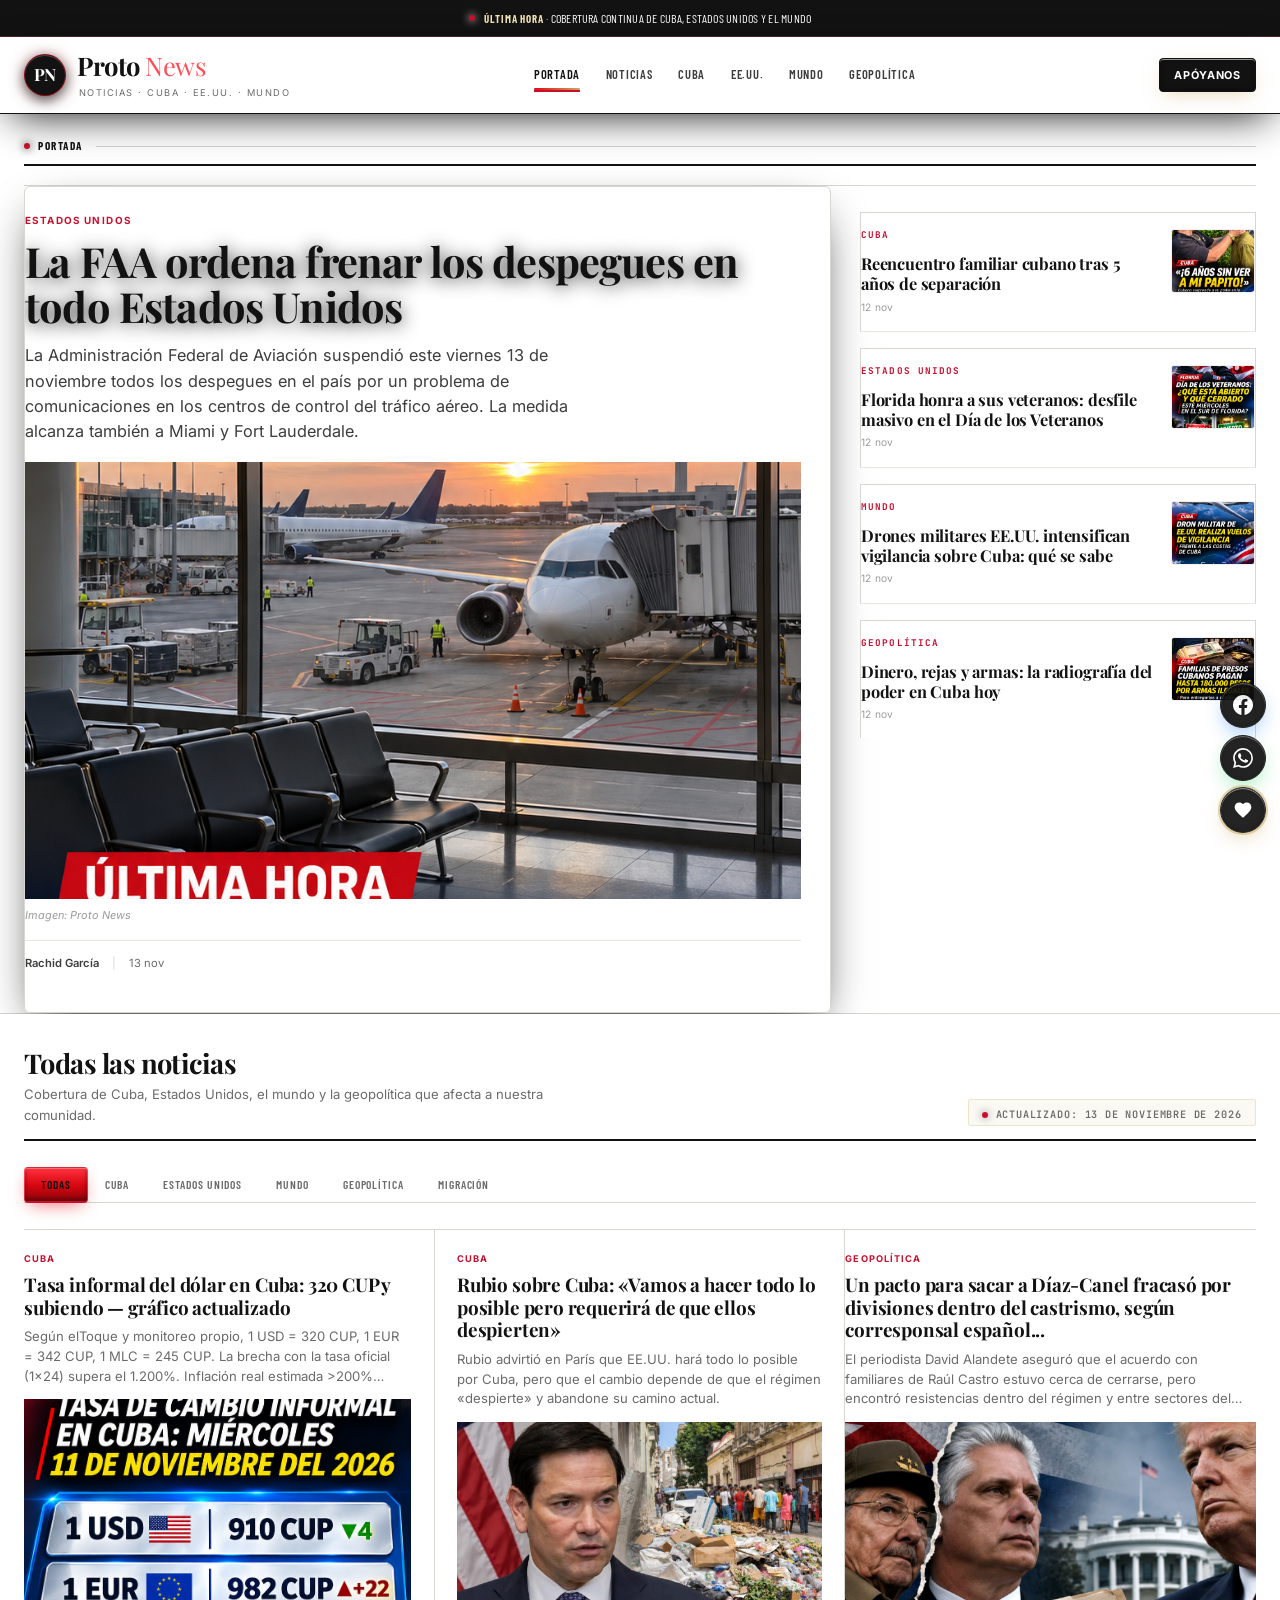
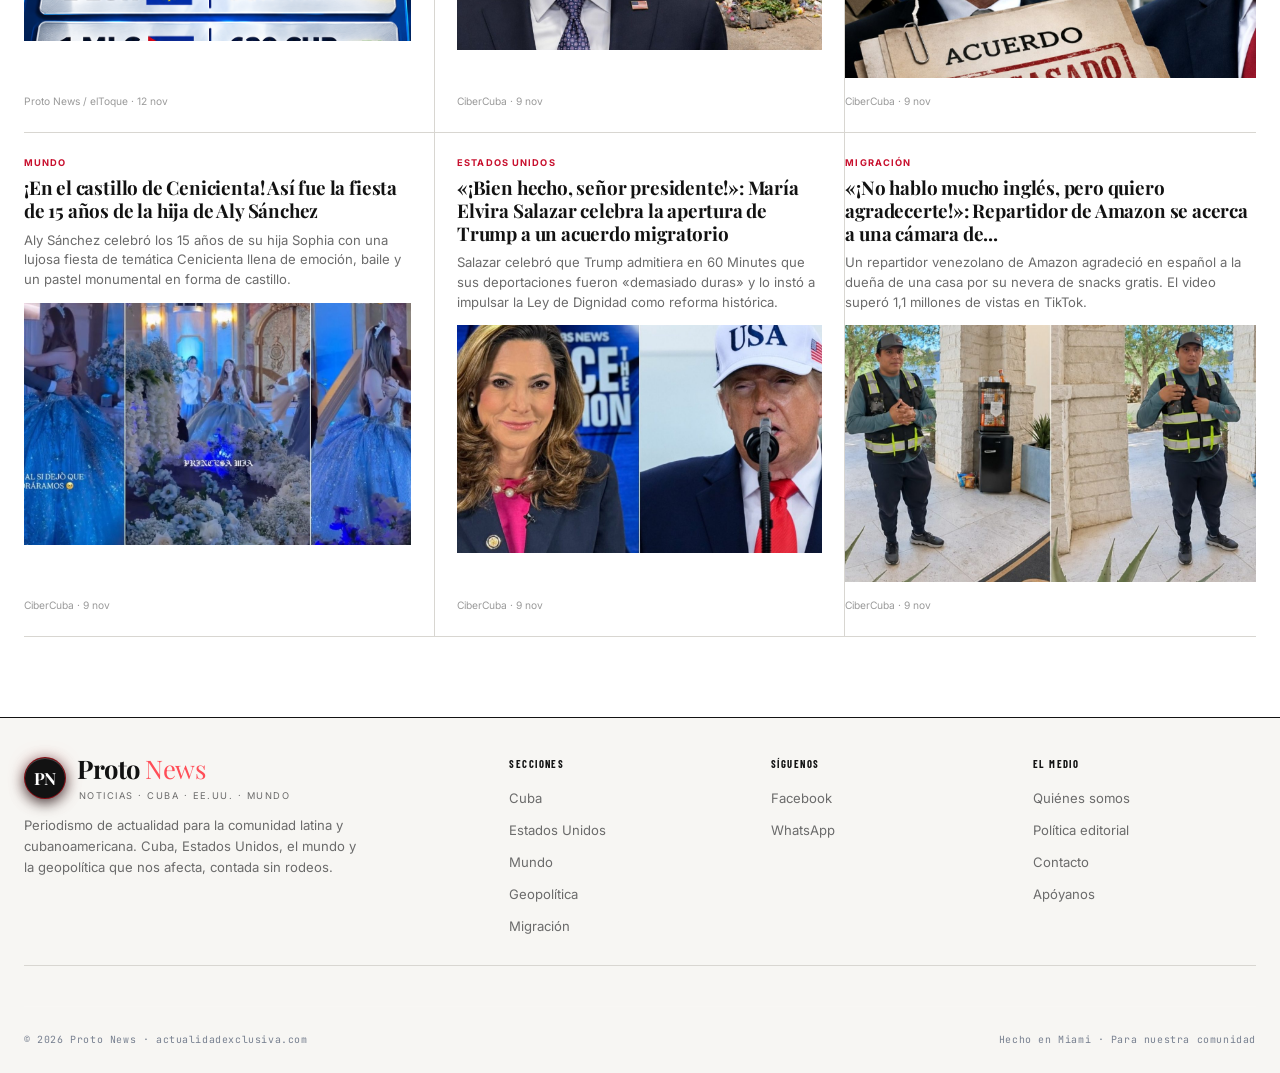
<file: index.html>
<!doctype html>
<html lang="es">
<head>
<meta charset="utf-8">
<meta name="viewport" content="width=device-width, initial-scale=1">
<title>Proto News — Noticias de Cuba, EE.UU. y el mundo</title>
<meta name="description" content="Noticias de Cuba, Estados Unidos y el mundo. Geopolítica, migración y actualidad para la comunidad latina y cubanoamericana de Miami. Proto News con Rachid García.">
<meta name="theme-color" content="#E50914">
<meta name="author" content="Proto News">
<link rel="canonical" href="https://actualidadexclusiva.com/">

<!-- Open Graph (Facebook) -->
<meta property="og:type" content="website">
<meta property="og:site_name" content="Proto News">
<meta property="og:title" content="Proto News — Noticias de Cuba, EE.UU. y el mundo">
<meta property="og:description" content="Geopolítica, migración y actualidad para la comunidad latina y cubanoamericana de Miami.">
<meta property="og:url" content="https://actualidadexclusiva.com/">
<meta property="og:image" content="https://actualidadexclusiva.com/assets/img/og-portada.jpg">
<meta property="og:locale" content="es_US">

<!-- Twitter -->
<meta name="twitter:card" content="summary_large_image">
<meta name="twitter:title" content="Proto News">
<meta name="twitter:description" content="Noticias de Cuba, EE.UU. y el mundo.">

<link rel="icon" href="assets/img/favicon.svg" type="image/svg+xml">
<link rel="preconnect" href="https://fonts.googleapis.com">
<link rel="preconnect" href="https://fonts.gstatic.com" crossorigin>
<link href="https://fonts.googleapis.com/css2?family=Playfair+Display:wght@400;500;600;700;800;900&family=Cinzel:wght@400;500;600;700;800;900&family=Barlow+Condensed:wght@300;400;500;600;700;800&family=Inter:wght@300;400;500;600;700&family=JetBrains+Mono:wght@300;400;500;700&display=swap" rel="stylesheet">

<link rel="stylesheet" href="assets/css/sistema.css">
<link rel="stylesheet" href="assets/css/interfaz.css">
<link rel="stylesheet" href="assets/css/bloomberg.css">

<script type="application/ld+json">
{
  "@context": "https://schema.org",
  "@type": "NewsMediaOrganization",
  "name": "Proto News",
  "url": "https://actualidadexclusiva.com",
  "description": "Noticias de Cuba, Estados Unidos y el mundo para la comunidad latina y cubanoamericana de Miami.",
  "founder": { "@type": "Person", "name": "Rachid García" }
}
</script>
<link rel="stylesheet" href="assets/css/aviso.css">
</head>
<body>

<!-- ============================================================
     BARRA DE ALERTA
     ============================================================ -->
<div class="barra-alerta">
  <div class="barra-alerta-in">
    <span class="punto punto-vivo"></span>
    <span><strong>Última hora</strong> · Cobertura continua de Cuba, Estados Unidos y el mundo</span>
  </div>
</div>

<!-- ============================================================
     CABECERA
     ============================================================ -->
<header class="cabecera">
  <div class="cabecera-in">

    <a class="marca" href="index.html" aria-label="Proto News, inicio">
      <span class="marca-sello" aria-hidden="true">PN</span>
      <span class="marca-texto">
        <span class="marca-nombre">Proto <em>News</em></span>
        <span class="marca-sub">Noticias · Cuba · EE.UU. · Mundo</span>
      </span>
    </a>

    <nav class="nav" aria-label="Navegación principal">
      <a href="index.html" class="activo">Portada</a>
      <a href="index.html#noticias">Noticias</a>
      <a href="index.html?cat=cuba">Cuba</a>
      <a href="index.html?cat=eeuu">EE.UU.</a>
      <a href="index.html?cat=mundo">Mundo</a>
      <a href="index.html?cat=geopolitica">Geopolítica</a>
    </nav>

    <div class="cabecera-acciones">
      <a id="enlace-donar" class="btn btn-oro btn-sm" href="#" target="_blank" rel="noopener">Apóyanos</a>
      <button class="menu-btn" aria-label="Abrir menú" aria-expanded="false">
        <span></span>
      </button>
    </div>

  </div>
</header>

<main>

  <!-- ============================================================
       PORTADA
       ============================================================ -->
  <section class="portada">
    <div class="contenedor-ancho">

      <div class="cinta">
        <span class="cinta-titulo"><span class="punto punto-vivo"></span> Portada</span>
        <span class="cinta-linea"></span>
      </div>

      <div class="rejilla-portada">
        <div id="destacada">
          <!-- Se rellena desde datos/noticias.json -->
          <div class="placa" style="padding:2rem;border-radius:6px;min-height:460px;display:grid;place-items:center">
            <p style="color:#767F8F;font-family:'JetBrains Mono',monospace;font-size:.75rem;letter-spacing:.2em">CARGANDO NOTICIAS…</p>
          </div>
        </div>

        <aside class="lateral" id="lateral" aria-label="Más noticias">
          <!-- Se rellena desde datos/noticias.json -->
        </aside>
      </div>

    </div>
  </section>

  <!-- ============================================================
       REJILLA DE NOTICIAS
       ============================================================ -->
  <section class="seccion" id="noticias">
    <div class="contenedor-ancho">

      <div class="seccion-cabecera">
        <div>
          <h2 class="seccion-titulo">Todas las noticias</h2>
          <p class="seccion-sub">Cobertura de Cuba, Estados Unidos, el mundo y la geopolítica que afecta a nuestra comunidad.</p>
        </div>
        <span class="etiqueta etiqueta-oro">
          <span class="punto"></span>
          Actualizado: <span id="actualizado">hoy</span>
        </span>
      </div>

      <div class="filtros" id="filtros" role="group" aria-label="Filtrar por categoría">
        <button class="filtro activo" data-filtro="todas">Todas</button>
      </div>

      <div class="rejilla" id="rejilla">
        <!-- Se rellena desde datos/noticias.json -->
      </div>

    </div>
  </section>

</main>

<!-- ============================================================
     PIE
     ============================================================ -->
<footer class="pie">
  <div class="contenedor-ancho">

    <div class="pie-rejilla">

      <div>
        <div class="pie-marca">
          <span class="marca-sello" aria-hidden="true">PN</span>
          <span class="marca-texto">
            <span class="marca-nombre">Proto <em>News</em></span>
            <span class="marca-sub">Noticias · Cuba · EE.UU. · Mundo</span>
          </span>
        </div>
        <p class="pie-texto">
          Periodismo de actualidad para la comunidad latina y cubanoamericana.
          Cuba, Estados Unidos, el mundo y la geopolítica que nos afecta, contada sin rodeos.
        </p>
      </div>

      <div>
        <h3 class="pie-titulo">Secciones</h3>
        <ul class="pie-lista">
          <li><a href="index.html?cat=cuba">Cuba</a></li>
          <li><a href="index.html?cat=eeuu">Estados Unidos</a></li>
          <li><a href="index.html?cat=mundo">Mundo</a></li>
          <li><a href="index.html?cat=geopolitica">Geopolítica</a></li>
          <li><a href="index.html?cat=migracion">Migración</a></li>
        </ul>
      </div>

      <div>
        <h3 class="pie-titulo">Síguenos</h3>
        <ul class="pie-lista">
          <li><a id="enlace-facebook" href="#" target="_blank" rel="noopener">Facebook</a></li>
          <li><a id="enlace-whatsapp" href="#" target="_blank" rel="noopener">WhatsApp</a></li>
        </ul>
      </div>

      <div>
        <h3 class="pie-titulo">El medio</h3>
        <ul class="pie-lista">
          <li><a href="#">Quiénes somos</a></li>
          <li><a href="#">Política editorial</a></li>
          <li><a href="#">Contacto</a></li>
          <li><a id="enlace-donar-pie" href="#" target="_blank" rel="noopener">Apóyanos</a></li>
        </ul>
      </div>

    </div>

    <div class="pie-base">
      <span>© <span id="anio">2026</span> Proto News · actualidadexclusiva.com</span>
      <span>Hecho en Miami · Para nuestra comunidad</span>
    </div>

  </div>
</footer>

<!-- ============================================================
     BOTONES FLOTANTES
     ============================================================ -->
<div class="flotantes" aria-label="Acciones rápidas">

  <a id="enlace-facebook-flotante" class="flotante flotante-facebook" href="#" target="_blank" rel="noopener" aria-label="Síguenos en Facebook">
    <span class="flotante-etiqueta">Facebook</span>
    <svg viewBox="0 0 24 24" aria-hidden="true"><path d="M24 12.073c0-6.627-5.373-12-12-12s-12 5.373-12 12c0 5.99 4.388 10.954 10.125 11.854v-8.385H7.078v-3.47h3.047V9.43c0-3.007 1.792-4.669 4.533-4.669 1.312 0 2.686.235 2.686.235v2.953H15.83c-1.491 0-1.956.925-1.956 1.874v2.25h3.328l-.532 3.47h-2.796v8.385C19.612 23.027 24 18.062 24 12.073z"/></svg>
  </a>

  <a id="enlace-whatsapp-flotante" class="flotante flotante-whatsapp" href="#" target="_blank" rel="noopener" aria-label="Escríbenos por WhatsApp">
    <span class="flotante-etiqueta">WhatsApp</span>
    <svg viewBox="0 0 24 24" aria-hidden="true"><path d="M17.472 14.382c-.297-.149-1.758-.867-2.03-.967-.273-.099-.471-.148-.67.15-.197.297-.767.966-.94 1.164-.173.199-.347.223-.644.075-.297-.15-1.255-.463-2.39-1.475-.883-.788-1.48-1.761-1.653-2.059-.173-.297-.018-.458.13-.606.134-.133.298-.347.446-.52.149-.174.198-.298.298-.497.099-.198.05-.371-.025-.52-.075-.149-.669-1.612-.916-2.207-.242-.579-.487-.5-.669-.51-.173-.008-.371-.01-.57-.01-.198 0-.52.074-.792.372-.272.297-1.04 1.016-1.04 2.479 0 1.462 1.065 2.875 1.213 3.074.149.198 2.096 3.2 5.077 4.487.709.306 1.262.489 1.694.625.712.227 1.36.195 1.871.118.571-.085 1.758-.719 2.006-1.413.248-.694.248-1.289.173-1.413-.074-.124-.272-.198-.57-.347m-5.421 7.403h-.004a9.87 9.87 0 01-5.031-1.378l-.361-.214-3.741.982.998-3.648-.235-.374a9.86 9.86 0 01-1.51-5.26c.001-5.45 4.436-9.884 9.888-9.884 2.64 0 5.122 1.03 6.988 2.898a9.825 9.825 0 012.893 6.994c-.003 5.45-4.437 9.884-9.885 9.884m8.413-18.297A11.815 11.815 0 0012.05 0C5.495 0 .16 5.335.157 11.892c0 2.096.547 4.142 1.588 5.945L.057 24l6.305-1.654a11.882 11.882 0 005.683 1.448h.005c6.554 0 11.89-5.335 11.893-11.893a11.821 11.821 0 00-3.48-8.413z"/></svg>
  </a>
<a id="enlace-donar-flotante" class="flotante flotante-donar" href="#" target="_blank" rel="noopener" aria-label="Apoya el proyecto">
    <span class="flotante-etiqueta">Apóyanos</span>
    <svg viewBox="0 0 24 24" aria-hidden="true"><path d="M12 21.35l-1.45-1.32C5.4 15.36 2 12.28 2 8.5 2 5.42 4.42 3 7.5 3c1.74 0 3.41.81 4.5 2.09C13.09 3.81 14.76 3 16.5 3 19.58 3 22 5.42 22 8.5c0 3.78-3.4 6.86-8.55 11.54L12 21.35z"/></svg>
  </a>

  <button class="flotante flotante-arriba" id="btn-arriba" aria-label="Volver arriba">
    <svg viewBox="0 0 24 24" aria-hidden="true"><path d="M12 4l-8 8h5v8h6v-8h5z"/></svg>
  </button>

</div>

<script src="assets/js/sitio.js"></script>
<script>
/* --- Botón volver arriba --- */
(function(){
  var btn = document.getElementById('btn-arriba');
  if(!btn) return;
  window.addEventListener('scroll', function(){
    if(window.scrollY > 600){ btn.classList.add('visible'); }
    else { btn.classList.remove('visible'); }
  }, {passive:true});
  btn.addEventListener('click', function(){
    window.scrollTo({top:0, behavior:'smooth'});
  });
})();

/* --- Enlace de donar del pie --- */
(function(){
  var a = document.getElementById('enlace-donar');
  var b = document.getElementById('enlace-donar-pie');
  if(a && b){
    var obs = new MutationObserver(function(){
      if(a.getAttribute('href') && a.getAttribute('href') !== '#'){
        b.setAttribute('href', a.getAttribute('href'));
      }
    });
    obs.observe(a, {attributes:true, attributeFilter:['href']});
  }
})();
</script>

<script src="assets/js/aviso.js"></script>
</body>
</html>
</file>
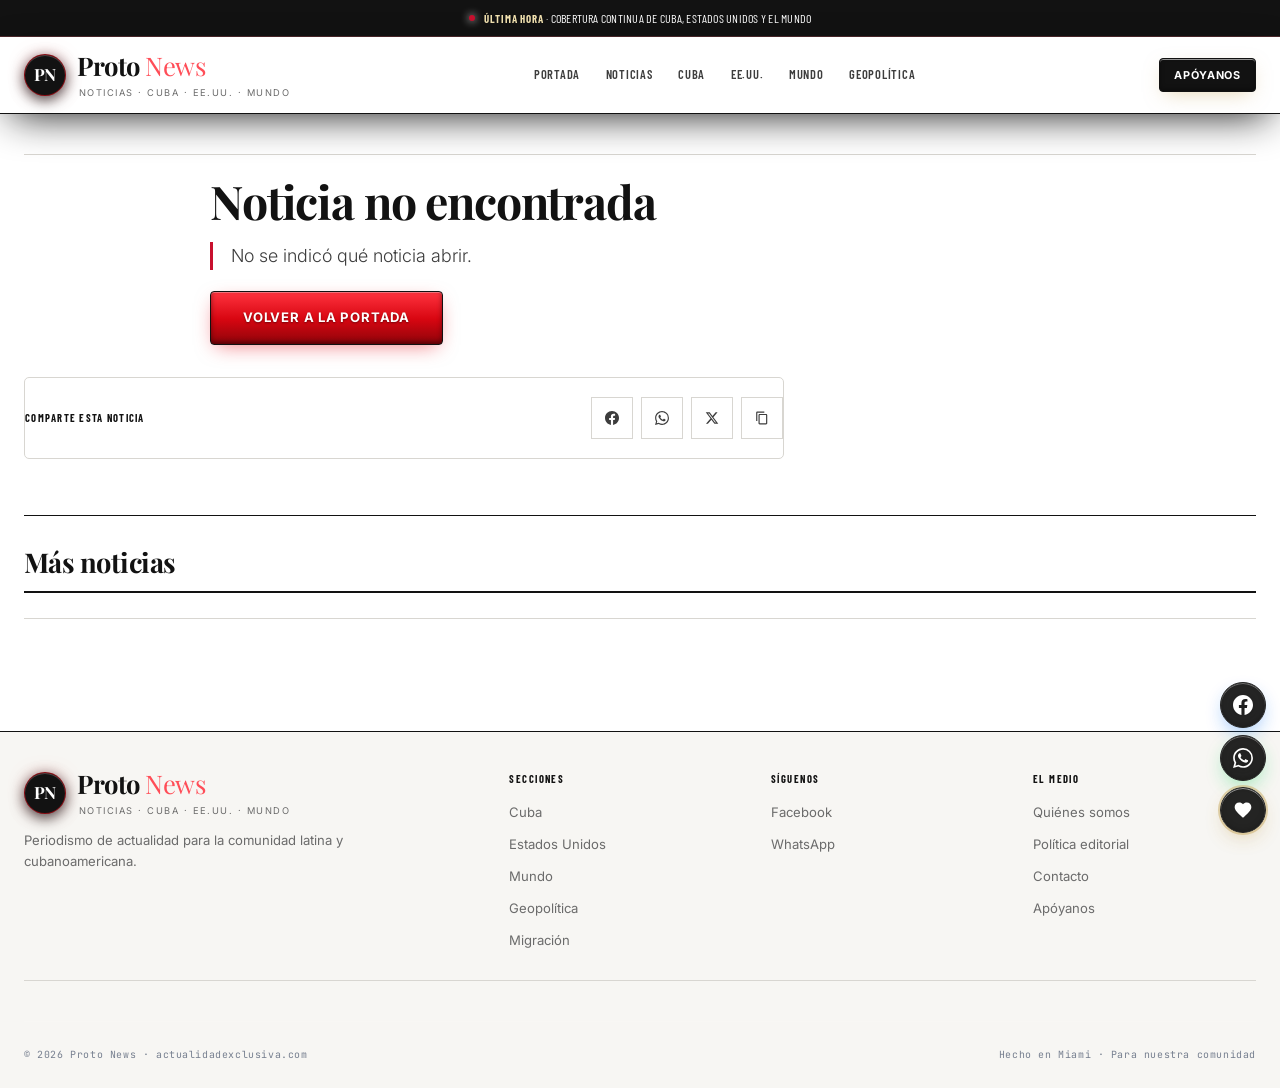
<file: noticia.html>
<!doctype html>
<html lang="es">
<head>
<meta charset="utf-8">
<meta name="viewport" content="width=device-width, initial-scale=1">
<title>Noticia — Proto News</title>
<meta name="description" content="Noticias de Cuba, Estados Unidos y el mundo en Proto News.">
<meta name="theme-color" content="#E50914">
<link rel="canonical" href="https://actualidadexclusiva.com/">

<meta property="og:type" content="article">
<meta property="og:site_name" content="Proto News">
<meta property="og:title" content="Proto News">
<meta property="og:description" content="Noticias de Cuba, EE.UU. y el mundo.">
<meta property="og:url" content="https://actualidadexclusiva.com/">
<meta property="og:image" content="https://actualidadexclusiva.com/assets/img/og-portada.jpg">
<meta property="og:locale" content="es_US">

<meta name="twitter:card" content="summary_large_image">

<link rel="icon" href="assets/img/favicon.svg" type="image/svg+xml">
<link rel="preconnect" href="https://fonts.googleapis.com">
<link rel="preconnect" href="https://fonts.gstatic.com" crossorigin>
<link href="https://fonts.googleapis.com/css2?family=Playfair+Display:wght@400;500;600;700;800;900&family=Cinzel:wght@400;500;600;700;800;900&family=Barlow+Condensed:wght@300;400;500;600;700;800&family=Inter:wght@300;400;500;600;700&family=JetBrains+Mono:wght@300;400;500;700&display=swap" rel="stylesheet">

<link rel="stylesheet" href="assets/css/sistema.css">
<link rel="stylesheet" href="assets/css/interfaz.css">
<link rel="stylesheet" href="assets/css/articulo.css">
<link rel="stylesheet" href="assets/css/bloomberg.css">
<link rel="stylesheet" href="assets/css/aviso.css">
</head>
<body>

<div class="barra-alerta">
  <div class="barra-alerta-in">
    <span class="punto punto-vivo"></span>
    <span><strong>Última hora</strong> · Cobertura continua de Cuba, Estados Unidos y el mundo</span>
  </div>
</div>

<header class="cabecera">
  <div class="cabecera-in">
    <a class="marca" href="index.html" aria-label="Proto News, inicio">
      <span class="marca-sello" aria-hidden="true">PN</span>
      <span class="marca-texto">
        <span class="marca-nombre">Proto <em>News</em></span>
        <span class="marca-sub">Noticias · Cuba · EE.UU. · Mundo</span>
      </span>
    </a>

    <nav class="nav" aria-label="Navegación principal">
      <a href="index.html">Portada</a>
      <a href="index.html#noticias">Noticias</a>
      <a href="index.html?cat=cuba">Cuba</a>
      <a href="index.html?cat=eeuu">EE.UU.</a>
      <a href="index.html?cat=mundo">Mundo</a>
      <a href="index.html?cat=geopolitica">Geopolítica</a>
    </nav>

    <div class="cabecera-acciones">
      <a id="enlace-donar" class="btn btn-oro btn-sm" href="#" target="_blank" rel="noopener">Apóyanos</a>
      <button class="menu-btn" aria-label="Abrir menú" aria-expanded="false"><span></span></button>
    </div>
  </div>
</header>

<main>
  <article class="articulo">
    <div class="contenedor-ancho">

      <nav class="migas" id="migas" aria-label="Ruta de navegación"></nav>

      <header class="articulo-cabecera" id="articulo-cabecera">
        <p style="color:#767F8F;font-family:'JetBrains Mono',monospace;font-size:.75rem;letter-spacing:.2em">CARGANDO…</p>
      </header>

      <figure class="articulo-figura" id="articulo-figura"></figure>

      <div class="articulo-cuerpo" id="articulo-cuerpo"></div>

      <div class="compartir">
        <span class="compartir-titulo">Comparte esta noticia</span>
        <div class="compartir-botones">
          <a id="compartir-facebook" class="compartir-btn" href="#" target="_blank" rel="noopener" aria-label="Compartir en Facebook">
            <svg viewBox="0 0 24 24"><path d="M24 12.073c0-6.627-5.373-12-12-12s-12 5.373-12 12c0 5.99 4.388 10.954 10.125 11.854v-8.385H7.078v-3.47h3.047V9.43c0-3.007 1.792-4.669 4.533-4.669 1.312 0 2.686.235 2.686.235v2.953H15.83c-1.491 0-1.956.925-1.956 1.874v2.25h3.328l-.532 3.47h-2.796v8.385C19.612 23.027 24 18.062 24 12.073z"/></svg>
          </a>
          <a id="compartir-whatsapp" class="compartir-btn" href="#" target="_blank" rel="noopener" aria-label="Compartir por WhatsApp">
            <svg viewBox="0 0 24 24"><path d="M17.472 14.382c-.297-.149-1.758-.867-2.03-.967-.273-.099-.471-.148-.67.15-.197.297-.767.966-.94 1.164-.173.199-.347.223-.644.075-.297-.15-1.255-.463-2.39-1.475-.883-.788-1.48-1.761-1.653-2.059-.173-.297-.018-.458.13-.606.134-.133.298-.347.446-.52.149-.174.198-.298.298-.497.099-.198.05-.371-.025-.52-.075-.149-.669-1.612-.916-2.207-.242-.579-.487-.5-.669-.51-.173-.008-.371-.01-.57-.01-.198 0-.52.074-.792.372-.272.297-1.04 1.016-1.04 2.479 0 1.462 1.065 2.875 1.213 3.074.149.198 2.096 3.2 5.077 4.487.709.306 1.262.489 1.694.625.712.227 1.36.195 1.871.118.571-.085 1.758-.719 2.006-1.413.248-.694.248-1.289.173-1.413-.074-.124-.272-.198-.57-.347m-5.421 7.403h-.004a9.87 9.87 0 01-5.031-1.378l-.361-.214-3.741.982.998-3.648-.235-.374a9.86 9.86 0 01-1.51-5.26c.001-5.45 4.436-9.884 9.888-9.884 2.64 0 5.122 1.03 6.988 2.898a9.825 9.825 0 012.893 6.994c-.003 5.45-4.437 9.884-9.885 9.884m8.413-18.297A11.815 11.815 0 0012.05 0C5.495 0 .16 5.335.157 11.892c0 2.096.547 4.142 1.588 5.945L.057 24l6.305-1.654a11.882 11.882 0 005.683 1.448h.005c6.554 0 11.89-5.335 11.893-11.893a11.821 11.821 0 00-3.48-8.413z"/></svg>
          </a>
<a id="compartir-x" class="compartir-btn" href="#" target="_blank" rel="noopener" aria-label="Compartir en X">
            <svg viewBox="0 0 24 24"><path d="M18.244 2.25h3.308l-7.227 8.26 8.502 11.24H16.17l-5.214-6.817L4.99 21.75H1.68l7.73-8.835L1.254 2.25H8.08l4.713 6.231zm-1.161 17.52h1.833L7.084 4.126H5.117z"/></svg>
          </a>
          <button id="compartir-copiar" class="compartir-btn" aria-label="Copiar enlace" title="Copiar enlace">
            <svg viewBox="0 0 24 24"><path d="M16 1H4c-1.1 0-2 .9-2 2v14h2V3h12V1zm3 4H8c-1.1 0-2 .9-2 2v14c0 1.1.9 2 2 2h11c1.1 0 2-.9 2-2V7c0-1.1-.9-2-2-2zm0 16H8V7h11v14z"/></svg>
          </button>
        </div>
      </div>

      <section class="relacionadas">
        <div class="seccion-cabecera">
          <h2 class="seccion-titulo">Más noticias</h2>
        </div>
        <div class="rejilla" id="relacionadas"></div>
      </section>

    </div>
  </article>
</main>

<footer class="pie">
  <div class="contenedor-ancho">
    <div class="pie-rejilla">
      <div>
        <div class="pie-marca">
          <span class="marca-sello" aria-hidden="true">PN</span>
          <span class="marca-texto">
            <span class="marca-nombre">Proto <em>News</em></span>
            <span class="marca-sub">Noticias · Cuba · EE.UU. · Mundo</span>
          </span>
        </div>
        <p class="pie-texto">Periodismo de actualidad para la comunidad latina y cubanoamericana.</p>
      </div>
      <div>
        <h3 class="pie-titulo">Secciones</h3>
        <ul class="pie-lista">
          <li><a href="index.html?cat=cuba">Cuba</a></li>
          <li><a href="index.html?cat=eeuu">Estados Unidos</a></li>
          <li><a href="index.html?cat=mundo">Mundo</a></li>
          <li><a href="index.html?cat=geopolitica">Geopolítica</a></li>
          <li><a href="index.html?cat=migracion">Migración</a></li>
        </ul>
      </div>
      <div>
        <h3 class="pie-titulo">Síguenos</h3>
        <ul class="pie-lista">
          <li><a id="enlace-facebook" href="#" target="_blank" rel="noopener">Facebook</a></li>
          <li><a id="enlace-whatsapp" href="#" target="_blank" rel="noopener">WhatsApp</a></li>
        </ul>
      </div>
      <div>
        <h3 class="pie-titulo">El medio</h3>
        <ul class="pie-lista">
          <li><a href="#">Quiénes somos</a></li>
          <li><a href="#">Política editorial</a></li>
          <li><a href="#">Contacto</a></li>
          <li><a id="enlace-donar-pie" href="#" target="_blank" rel="noopener">Apóyanos</a></li>
        </ul>
      </div>
    </div>
    <div class="pie-base">
      <span>© <span id="anio">2026</span> Proto News · actualidadexclusiva.com</span>
      <span>Hecho en Miami · Para nuestra comunidad</span>
    </div>
  </div>
</footer>

<div class="flotantes" aria-label="Acciones rápidas">
  <a id="enlace-facebook-flotante" class="flotante flotante-facebook" href="#" target="_blank" rel="noopener" aria-label="Síguenos en Facebook">
    <span class="flotante-etiqueta">Facebook</span>
    <svg viewBox="0 0 24 24" aria-hidden="true"><path d="M24 12.073c0-6.627-5.373-12-12-12s-12 5.373-12 12c0 5.99 4.388 10.954 10.125 11.854v-8.385H7.078v-3.47h3.047V9.43c0-3.007 1.792-4.669 4.533-4.669 1.312 0 2.686.235 2.686.235v2.953H15.83c-1.491 0-1.956.925-1.956 1.874v2.25h3.328l-.532 3.47h-2.796v8.385C19.612 23.027 24 18.062 24 12.073z"/></svg>
  </a>
  <a id="enlace-whatsapp-flotante" class="flotante flotante-whatsapp" href="#" target="_blank" rel="noopener" aria-label="Escríbenos por WhatsApp">
    <span class="flotante-etiqueta">WhatsApp</span>
    <svg viewBox="0 0 24 24" aria-hidden="true"><path d="M17.472 14.382c-.297-.149-1.758-.867-2.03-.967-.273-.099-.471-.148-.67.15-.197.297-.767.966-.94 1.164-.173.199-.347.223-.644.075-.297-.15-1.255-.463-2.39-1.475-.883-.788-1.48-1.761-1.653-2.059-.173-.297-.018-.458.13-.606.134-.133.298-.347.446-.52.149-.174.198-.298.298-.497.099-.198.05-.371-.025-.52-.075-.149-.669-1.612-.916-2.207-.242-.579-.487-.5-.669-.51-.173-.008-.371-.01-.57-.01-.198 0-.52.074-.792.372-.272.297-1.04 1.016-1.04 2.479 0 1.462 1.065 2.875 1.213 3.074.149.198 2.096 3.2 5.077 4.487.709.306 1.262.489 1.694.625.712.227 1.36.195 1.871.118.571-.085 1.758-.719 2.006-1.413.248-.694.248-1.289.173-1.413-.074-.124-.272-.198-.57-.347m-5.421 7.403h-.004a9.87 9.87 0 01-5.031-1.378l-.361-.214-3.741.982.998-3.648-.235-.374a9.86 9.86 0 01-1.51-5.26c.001-5.45 4.436-9.884 9.888-9.884 2.64 0 5.122 1.03 6.988 2.898a9.825 9.825 0 012.893 6.994c-.003 5.45-4.437 9.884-9.885 9.884m8.413-18.297A11.815 11.815 0 0012.05 0C5.495 0 .16 5.335.157 11.892c0 2.096.547 4.142 1.588 5.945L.057 24l6.305-1.654a11.882 11.882 0 005.683 1.448h.005c6.554 0 11.89-5.335 11.893-11.893a11.821 11.821 0 00-3.48-8.413z"/></svg>
  </a>
<a id="enlace-donar-flotante" class="flotante flotante-donar" href="#" target="_blank" rel="noopener" aria-label="Apoya el proyecto">
    <span class="flotante-etiqueta">Apóyanos</span>
    <svg viewBox="0 0 24 24" aria-hidden="true"><path d="M12 21.35l-1.45-1.32C5.4 15.36 2 12.28 2 8.5 2 5.42 4.42 3 7.5 3c1.74 0 3.41.81 4.5 2.09C13.09 3.81 14.76 3 16.5 3 19.58 3 22 5.42 22 8.5c0 3.78-3.4 6.86-8.55 11.54L12 21.35z"/></svg>
  </a>
  <button class="flotante flotante-arriba" id="btn-arriba" aria-label="Volver arriba">
    <svg viewBox="0 0 24 24" aria-hidden="true"><path d="M12 4l-8 8h5v8h6v-8h5z"/></svg>
  </button>
</div>

<script src="assets/js/articulo.js"></script>
<script>
(function(){
  var btn = document.getElementById('btn-arriba');
  if(!btn) return;
  window.addEventListener('scroll', function(){
    if(window.scrollY > 600){ btn.classList.add('visible'); } else { btn.classList.remove('visible'); }
  }, {passive:true});
  btn.addEventListener('click', function(){ window.scrollTo({top:0, behavior:'smooth'}); });
})();
</script>

<script src="assets/js/aviso.js"></script>
</body>
</html>
</file>
<file: assets/css/sistema.css>
/* ============================================================
   ACTUALIDAD EXCLUSIVA — Sistema de diseño
   Paleta: rojo dominante (marca AE) + negro profundo + oro
   Hereda el lenguaje visual de Motoba Premium (placas, cristal,
   tipografía grabada) y lo lleva a botones 3D con iluminación.
   ============================================================ */

:root{
  /* --- Negros y grises --- */
  --negro-950:#050506;
  --negro-900:#08080A;
  --negro-850:#0C0C0F;
  --negro-800:#111114;
  --negro-750:#16161B;
  --negro-700:#1D1D24;

  /* --- Rojos de marca (Actualidad Exclusiva) --- */
  --rojo:#E50914;
  --rojo-claro:#FF4D57;
  --rojo-brillo:#FF6B73;
  --rojo-oscuro:#8E040A;
  --rojo-profundo:#5C0206;

  /* --- Oro de acento --- */
  --oro-200:#FBF3D9;
  --oro-300:#F2E2B0;
  --oro-400:#E3CB84;
  --oro-500:#C9A961;
  --oro-600:#A8873F;

  /* --- Texto --- */
  --texto:#EFF1F4;
  --texto-2:#DCE0E6;
  --texto-3:#BFC5CF;
  --texto-tenue:#9AA2B0;
  --texto-apagado:#767F8F;

  /* --- Líneas y cristal --- */
  --linea:rgba(255,255,255,0.09);
  --linea-fuerte:rgba(255,255,255,0.16);
  --linea-roja:rgba(229,9,20,0.32);
  --linea-oro:rgba(201,169,97,0.28);
  --cristal:rgba(255,255,255,0.045);

  /* --- Sombras --- */
  --sombra-placa:0 18px 44px -16px rgba(0,0,0,0.95);
  --sombra-roja:0 10px 32px -8px rgba(229,9,20,0.55);
}

*{margin:0;padding:0;box-sizing:border-box}
html{scroll-behavior:smooth;-webkit-text-size-adjust:100%}
body{
  background:var(--negro-950);
  color:var(--texto-2);
  font-family:'Inter',system-ui,-apple-system,'Segoe UI',sans-serif;
  font-weight:400;
  line-height:1.6;
  -webkit-font-smoothing:antialiased;
  overflow-x:hidden;
}
::selection{background:var(--rojo);color:#fff}
::-webkit-scrollbar{width:9px}
::-webkit-scrollbar-track{background:#05060a}
::-webkit-scrollbar-thumb{background:linear-gradient(180deg,#2A303B,#151922);border-radius:9px}
::-webkit-scrollbar-thumb:hover{background:var(--rojo-oscuro)}

img{max-width:100%;display:block}
a{color:inherit;text-decoration:none}

/* ============================================================
   TEXTURAS
   ============================================================ */
.tex-carbon{
  background-color:#0A0C10;
  background-image:
    linear-gradient(27deg,#0E1116 5px,transparent 5px),
    linear-gradient(207deg,#0E1116 5px,transparent 5px),
    linear-gradient(27deg,#171B22 5px,transparent 5px),
    linear-gradient(207deg,#171B22 5px,transparent 5px);
  background-size:16px 16px;
  background-position:0 0,8px 8px,0 8px,8px 0;
}
.tex-grid{
  background-image:
    linear-gradient(rgba(255,255,255,0.028) 1px,transparent 1px),
    linear-gradient(90deg,rgba(255,255,255,0.028) 1px,transparent 1px);
  background-size:64px 64px;
}

/* ============================================================
   TIPOGRAFÍA GRABADA
   ============================================================ */
.engrave-rojo{
  background:linear-gradient(180deg,#FF6B73 0%,#E50914 40%,#8E040A 72%,#FF4D57 100%);
  -webkit-background-clip:text;background-clip:text;
  -webkit-text-fill-color:transparent;color:transparent;
  filter:drop-shadow(0 1px 0 rgba(0,0,0,0.9));
}
.engrave-oro{
  background:linear-gradient(180deg,#FBF3D9 0%,#E3CB84 32%,#C9A961 55%,#8F7238 78%,#E3CB84 100%);
  -webkit-background-clip:text;background-clip:text;
  -webkit-text-fill-color:transparent;color:transparent;
  filter:drop-shadow(0 1px 0 rgba(0,0,0,0.85)) drop-shadow(0 -1px 0 rgba(255,255,255,0.10));
}
.engrave-acero{
  background:linear-gradient(180deg,#FFFFFF 0%,#DCE0E6 30%,#9AA2B0 58%,#565E6C 80%,#BFC5CF 100%);
  -webkit-background-clip:text;background-clip:text;
  -webkit-text-fill-color:transparent;color:transparent;
  filter:drop-shadow(0 1px 0 rgba(0,0,0,0.9));
}

.f-display{font-family:'Cinzel',Georgia,serif}
.f-titular{font-family:'Barlow Condensed','Arial Narrow',sans-serif}
.f-mono{font-family:'JetBrains Mono',Consolas,monospace}

/* ============================================================
   PLACAS Y CRISTAL
   ============================================================ */
.placa{
  position:relative;
  background:linear-gradient(165deg,rgba(28,33,42,0.92) 0%,rgba(11,13,18,0.96) 55%,rgba(18,22,29,0.94) 100%);
  border:1px solid var(--linea);
  box-shadow:
    inset 0 1px 0 rgba(255,255,255,0.10),
    inset 0 -1px 0 rgba(0,0,0,0.85),
    var(--sombra-placa);
  backdrop-filter:blur(14px);-webkit-backdrop-filter:blur(14px);
}
.placa::before{
  content:'';position:absolute;inset:0;pointer-events:none;border-radius:inherit;
  background:linear-gradient(135deg,rgba(255,255,255,0.10) 0%,rgba(255,255,255,0.02) 26%,transparent 48%,rgba(255,255,255,0.045) 68%,transparent 100%);
}
.placa-roja{border-color:var(--linea-roja)}
.placa-roja::after{
  content:'';position:absolute;inset:-1px;border-radius:inherit;pointer-events:none;
  box-shadow:0 0 0 1px rgba(229,9,20,0.16),0 0 34px -10px rgba(229,9,20,0.30);
}
.cristal{
  background:rgba(255,255,255,0.035);
  border:1px solid rgba(255,255,255,0.10);
  backdrop-filter:blur(22px) saturate(140%);
  -webkit-backdrop-filter:blur(22px) saturate(140%);
  box-shadow:inset 0 1px 0 rgba(255,255,255,0.14),0 24px 60px -20px rgba(0,0,0,0.9);
}

/* ============================================================
   BOTONES 3D MAQUINADOS
   Relieve real: luz arriba, sombra abajo, borde iluminado,
   elevación al pasar el ratón y brillo que barre.
   ============================================================ */
.btn{
  position:relative;
  display:inline-flex;align-items:center;justify-content:center;gap:.6rem;
  font-family:'Barlow Condensed',sans-serif;font-weight:700;
  text-transform:uppercase;letter-spacing:.16em;font-size:.82rem;
  padding:1rem 2rem;border-radius:4px;
  cursor:pointer;text-decoration:none;border:1px solid transparent;
  transition:transform .28s cubic-bezier(.16,1,.3,1),
             box-shadow .28s cubic-bezier(.16,1,.3,1),
             background .28s ease,
             filter .28s ease;
  overflow:hidden;
  transform:translateY(0) translateZ(0);
  will-change:transform;
  -webkit-tap-highlight-color:transparent;
}
/* Barrido de brillo */
.btn::after{
  content:'';position:absolute;top:0;left:-60%;width:40%;height:100%;
  background:linear-gradient(90deg,transparent,rgba(255,255,255,0.30),transparent);
  transform:skewX(-20deg);
  transition:left .65s cubic-bezier(.16,1,.3,1);
  pointer-events:none;
}
.btn:hover::after{left:130%}

/* --- Botón ROJO (principal) --- */
.btn-rojo{
  background:linear-gradient(180deg,#FF333F 0%,#D80611 52%,#8E040A 100%);
  border-color:rgba(255,110,120,0.42);
  color:#fff;
  box-shadow:
    0 6px 20px -6px rgba(229,9,20,0.55),
    inset 0 1px 0 rgba(255,255,255,0.32),
    inset 0 -2px 5px rgba(0,0,0,0.45);
  text-shadow:0 1px 2px rgba(0,0,0,0.45);
}
.btn-rojo:hover{
  background:linear-gradient(180deg,#FF4D58 0%,#E50914 52%,#A8050C 100%);
  box-shadow:
    0 14px 38px -8px rgba(229,9,20,0.80),
    0 0 0 1px rgba(255,110,120,0.35),
    inset 0 1px 0 rgba(255,255,255,0.48),
    inset 0 -2px 6px rgba(0,0,0,0.40);
  transform:translateY(-3px) scale(1.015);
  filter:brightness(1.06);
}
.btn-rojo:active{
  transform:translateY(1px) scale(.995);
  box-shadow:
    0 2px 8px -2px rgba(229,9,20,0.5),
    inset 0 2px 6px rgba(0,0,0,0.55);
}

/* --- Botón ORO --- */
.btn-oro{
  background:linear-gradient(180deg,#F7E9BE 0%,#D9BC72 48%,#A8873F 100%);
  border-color:rgba(255,244,205,0.55);
  color:#0A0B0E;
  box-shadow:
    0 6px 20px -6px rgba(201,169,97,0.5),
    inset 0 1px 0 rgba(255,255,255,0.55),
    inset 0 -2px 5px rgba(0,0,0,0.30);
}
.btn-oro:hover{
  background:linear-gradient(180deg,#FFF6D8 0%,#E3CB84 48%,#B8923F 100%);
  box-shadow:
    0 14px 38px -8px rgba(201,169,97,0.75),
    0 0 0 1px rgba(255,244,205,0.45),
    inset 0 1px 0 rgba(255,255,255,0.70);
  transform:translateY(-3px) scale(1.015);
  filter:brightness(1.05);
}
.btn-oro:active{transform:translateY(1px) scale(.995)}

/* --- Botón FANTASMA --- */
.btn-fantasma{
  background:rgba(255,255,255,0.03);
  border-color:rgba(255,255,255,0.16);
  color:var(--texto);
  box-shadow:inset 0 1px 0 rgba(255,255,255,0.10);
}
.btn-fantasma:hover{
  border-color:var(--linea-roja);
  color:#fff;
  background:rgba(229,9,20,0.10);
  box-shadow:
    0 10px 28px -10px rgba(229,9,20,0.55),
    inset 0 1px 0 rgba(255,255,255,0.16);
  transform:translateY(-3px);
}
.btn-fantasma:active{transform:translateY(1px)}

/* --- Tamaños --- */
.btn-sm{padding:.62rem 1.15rem;font-size:.72rem;letter-spacing:.14em}
.btn-lg{padding:1.15rem 2.6rem;font-size:.92rem}

/* ============================================================
   ETIQUETAS
   ============================================================ */
.etiqueta{
  display:inline-flex;align-items:center;gap:.5rem;
  font-family:'JetBrains Mono',monospace;font-size:.6rem;font-weight:500;
  text-transform:uppercase;letter-spacing:.24em;
  padding:.42rem .85rem;border-radius:3px;
  background:rgba(255,255,255,0.035);
  border:1px solid rgba(255,255,255,0.12);
  color:var(--texto-3);
}
.etiqueta-roja{
  border-color:var(--linea-roja);
  color:var(--rojo-brillo);
  background:rgba(229,9,20,0.09);
}
.etiqueta-oro{
  border-color:var(--linea-oro);
  color:var(--oro-400);
  background:rgba(201,169,97,0.07);
}
.punto{
  width:5px;height:5px;border-radius:50%;
  background:currentColor;box-shadow:0 0 8px currentColor;
  flex-shrink:0;
}
.punto-vivo{animation:latido 1.8s ease-in-out infinite}
@keyframes latido{
  0%,100%{opacity:1;transform:scale(1)}
  50%{opacity:.45;transform:scale(.82)}
}

/* ============================================================
   LAYOUT
   ============================================================ */
.contenedor{max-width:1280px;margin:0 auto;padding:0 1.5rem}
.contenedor-ancho{max-width:1480px;margin:0 auto;padding:0 1.5rem}

/* ============================================================
   ACCESIBILIDAD
   ============================================================ */
.solo-lectores{
  position:absolute;width:1px;height:1px;padding:0;margin:-1px;
  overflow:hidden;clip:rect(0,0,0,0);white-space:nowrap;border:0;
}
:focus-visible{
  outline:2px solid var(--rojo-claro);
  outline-offset:3px;
  border-radius:3px;
}

/* ============================================================
   MOVIMIENTO REDUCIDO
   ============================================================ */
@media (prefers-reduced-motion:reduce){
  *,*::before,*::after{
    animation-duration:.01ms !important;
    animation-iteration-count:1 !important;
    transition-duration:.01ms !important;
    scroll-behavior:auto !important;
  }
  .btn:hover{transform:none}
}
</file>
<file: assets/css/interfaz.css>
/* ============================================================
   ACTUALIDAD EXCLUSIVA — Interfaz
   Cabecera, portada, tarjetas, artículo, flotantes, pie
   ============================================================ */

/* ============================================================
   BARRA SUPERIOR DE ALERTA
   ============================================================ */
.barra-alerta{
  position:relative;z-index:60;
  background:linear-gradient(90deg,var(--rojo-profundo),var(--rojo-oscuro) 50%,var(--rojo-profundo));
  border-bottom:1px solid rgba(255,110,120,0.25);
  font-family:'Barlow Condensed',sans-serif;
  font-size:.78rem;letter-spacing:.14em;text-transform:uppercase;
  color:#fff;
}
.barra-alerta-in{
  max-width:1480px;margin:0 auto;padding:.5rem 1.5rem;
  display:flex;align-items:center;justify-content:center;gap:.7rem;
  text-align:center;
}
.barra-alerta strong{font-weight:700;color:var(--oro-300)}

/* ============================================================
   CABECERA
   ============================================================ */
.cabecera{
  position:sticky;top:0;z-index:50;
  background:rgba(5,5,6,0.92);
  backdrop-filter:blur(24px) saturate(150%);
  -webkit-backdrop-filter:blur(24px) saturate(150%);
  border-bottom:1px solid var(--linea);
  box-shadow:0 12px 40px -12px rgba(0,0,0,0.95);
  transition:box-shadow .3s ease,background .3s ease;
}
.cabecera-in{
  max-width:1480px;margin:0 auto;padding:.85rem 1.5rem;
  display:flex;align-items:center;justify-content:space-between;gap:1.5rem;
}

/* --- Marca --- */
.marca{display:flex;align-items:center;gap:.85rem;flex-shrink:0}
.marca-sello{
  width:46px;height:46px;border-radius:50%;flex-shrink:0;
  background:linear-gradient(150deg,#2A1013,#0E0507);
  border:1px solid rgba(229,9,20,0.55);
  display:grid;place-items:center;
  box-shadow:
    inset 0 1px 0 rgba(255,255,255,0.22),
    0 4px 14px rgba(0,0,0,0.7),
    0 0 22px -8px rgba(229,9,20,0.65);
  font-family:'Cinzel',serif;font-weight:800;font-size:1rem;
  color:var(--rojo-brillo);letter-spacing:-.02em;
  transition:box-shadow .3s ease,transform .3s ease;
}
.marca:hover .marca-sello{
  box-shadow:
    inset 0 1px 0 rgba(255,255,255,0.30),
    0 6px 20px rgba(0,0,0,0.8),
    0 0 30px -6px rgba(229,9,20,0.85);
  transform:scale(1.05);
}
.marca-texto{
  line-height:1.05;
  display:flex !important;
  flex-direction:column !important;
  align-items:flex-start;
  gap:.3rem;
}
.marca-nombre{
  display:block;
  font-family:'Cinzel',serif;font-weight:700;font-size:1.12rem;
  letter-spacing:.08em;color:#fff;white-space:nowrap;
}
.marca-nombre em{font-style:normal;color:var(--rojo-claro)}
.marca-sub{
  display:block;
  font-family:'JetBrains Mono',monospace;font-size:.5rem;
  letter-spacing:.28em;color:var(--texto-apagado);
  text-transform:uppercase;white-space:nowrap;
  padding-left:.1rem;
}

/* --- Navegación --- */
.nav{display:flex;align-items:center;gap:1.6rem}
.nav a{
  position:relative;
  font-family:'Barlow Condensed',sans-serif;font-weight:600;
  font-size:.8rem;letter-spacing:.18em;text-transform:uppercase;
  color:var(--texto-tenue);padding:.4rem 0;
  transition:color .25s ease;
  white-space:nowrap;
}
.nav a::after{
  content:'';position:absolute;left:0;bottom:0;height:2px;width:0;
  background:linear-gradient(90deg,var(--rojo),var(--oro-500));
  transition:width .35s cubic-bezier(.16,1,.3,1);
  border-radius:2px;
}
.nav a:hover,.nav a.activo{color:#fff}
.nav a:hover::after,.nav a.activo::after{width:100%}

/* --- Acciones de cabecera --- */
.cabecera-acciones{display:flex;align-items:center;gap:.6rem;flex-shrink:0}

/* --- Botón menú móvil --- */
.menu-btn{
  display:none;
  width:42px;height:42px;border-radius:4px;cursor:pointer;
  background:linear-gradient(160deg,#1B2029,#0B0D12);
  border:1px solid rgba(255,255,255,0.12);
  place-items:center;color:var(--texto-3);
  box-shadow:inset 0 1px 0 rgba(255,255,255,0.12);
  transition:all .25s ease;
}
.menu-btn:hover{border-color:var(--linea-roja);color:#fff}
.menu-btn span{
  display:block;width:18px;height:2px;background:currentColor;
  border-radius:2px;position:relative;
}
.menu-btn span::before,.menu-btn span::after{
  content:'';position:absolute;left:0;width:18px;height:2px;
  background:currentColor;border-radius:2px;transition:transform .25s ease;
}
.menu-btn span::before{top:-6px}
.menu-btn span::after{top:6px}

/* ============================================================
   PORTADA — NOTICIA PRINCIPAL
   ============================================================ */
.portada{
  position:relative;
  padding:2.5rem 0 3rem;
  background:
    radial-gradient(1100px 520px at 50% -10%, rgba(229,9,20,0.13), transparent 62%),
    radial-gradient(800px 500px at 100% 100%, rgba(201,169,97,0.05), transparent 60%),
    var(--negro-950);
}

/* --- Titular de sección --- */
.cinta{
  display:flex;align-items:center;gap:.9rem;
  margin-bottom:1.6rem;
}
.cinta-linea{
  flex:1;height:1px;
  background:linear-gradient(90deg,var(--linea-roja),transparent);
}
.cinta-titulo{
  font-family:'Barlow Condensed',sans-serif;font-weight:700;
  font-size:.82rem;letter-spacing:.26em;text-transform:uppercase;
  color:var(--rojo-brillo);
  display:flex;align-items:center;gap:.6rem;
}

/* --- Rejilla principal --- */
.rejilla-portada{
  display:grid;
  grid-template-columns:1.55fr 1fr;
  gap:1.5rem;
  align-items:start;
}

/* --- Tarjeta destacada --- */
.destacada{
  position:relative;
  border-radius:6px;
  overflow:hidden;
  min-height:460px;
  display:flex;flex-direction:column;justify-content:flex-end;
  border:1px solid var(--linea);
  box-shadow:var(--sombra-placa);
  transition:transform .4s cubic-bezier(.16,1,.3,1),box-shadow .4s ease,border-color .4s ease;
  isolation:isolate;
}
.destacada:hover{
  transform:translateY(-4px);
  border-color:var(--linea-roja);
  box-shadow:
    0 26px 60px -20px rgba(0,0,0,0.98),
    0 0 0 1px rgba(229,9,20,0.22),
    0 0 50px -14px rgba(229,9,20,0.45);
}
.destacada-img{
  position:absolute;inset:0;z-index:-2;
  width:100%;height:100%;object-fit:cover;
  transition:transform .8s cubic-bezier(.16,1,.3,1),filter .5s ease;
  filter:saturate(1.05) contrast(1.03);
}
.destacada:hover .destacada-img{transform:scale(1.045);filter:saturate(1.15) contrast(1.06)}
.destacada-velo{
  position:absolute;inset:0;z-index:-1;
  background:
    linear-gradient(180deg,rgba(5,5,6,0.55) 0%,rgba(5,5,6,0.72) 38%,rgba(5,5,6,0.94) 72%,rgba(5,5,6,0.99) 100%),
    linear-gradient(90deg,rgba(92,2,6,0.45) 0%,rgba(5,5,6,0.35) 60%,rgba(5,5,6,0.55) 100%);
}
.destacada-cuerpo{padding:2rem 2rem 1.9rem;position:relative}
.destacada-meta{
  display:flex;align-items:center;gap:.7rem;flex-wrap:wrap;
  margin-bottom:.9rem;
}
.destacada-titulo{
  font-family:'Cinzel',serif;font-weight:700;
  font-size:clamp(1.5rem,2.6vw,2.35rem);
  line-height:1.14;letter-spacing:.005em;
  color:#fff;
  text-shadow:0 2px 18px rgba(0,0,0,0.85);
  margin-bottom:.85rem;
}
.destacada-resumen{
  font-size:.95rem;line-height:1.65;color:var(--texto-3);
  max-width:62ch;margin-bottom:1.3rem;
  text-shadow:0 1px 10px rgba(0,0,0,0.9);
}
.destacada-pie{display:flex;align-items:center;gap:1rem;flex-wrap:wrap}

/* --- Columna lateral --- */
.lateral{display:flex;flex-direction:column;gap:1rem}

/* --- Tarjeta secundaria --- */
.tarjeta{
  position:relative;
  display:grid;
  grid-template-columns:112px 1fr;
  gap:1rem;
  padding:.85rem;
  border-radius:5px;
  background:linear-gradient(165deg,rgba(28,33,42,0.72) 0%,rgba(11,13,18,0.88) 100%);
  border:1px solid var(--linea);
  box-shadow:inset 0 1px 0 rgba(255,255,255,0.07),0 10px 26px -14px rgba(0,0,0,0.9);
  transition:transform .3s cubic-bezier(.16,1,.3,1),border-color .3s ease,box-shadow .3s ease,background .3s ease;
  overflow:hidden;
}
.tarjeta:hover{
  transform:translateY(-3px);
  border-color:var(--linea-roja);
  background:linear-gradient(165deg,rgba(38,20,24,0.80) 0%,rgba(14,10,12,0.92) 100%);
  box-shadow:
    inset 0 1px 0 rgba(255,255,255,0.10),
    0 18px 40px -16px rgba(0,0,0,0.95),
    0 0 30px -12px rgba(229,9,20,0.40);
}
.tarjeta-img{
  width:112px;height:84px;object-fit:cover;border-radius:3px;
  border:1px solid rgba(255,255,255,0.08);
  transition:filter .3s ease;
}
.tarjeta:hover .tarjeta-img{filter:brightness(1.12) saturate(1.1)}
.tarjeta-cuerpo{display:flex;flex-direction:column;justify-content:center;min-width:0}
.tarjeta-cat{
  font-family:'JetBrains Mono',monospace;font-size:.55rem;
  letter-spacing:.22em;text-transform:uppercase;
  color:var(--rojo-brillo);margin-bottom:.35rem;
}
.tarjeta-titulo{
  font-family:'Barlow Condensed',sans-serif;font-weight:600;
  font-size:1.02rem;line-height:1.24;color:var(--texto);
  display:-webkit-box;-webkit-line-clamp:3;-webkit-box-orient:vertical;
  overflow:hidden;
  transition:color .25s ease;
}
.tarjeta:hover .tarjeta-titulo{color:#fff}
.tarjeta-hora{
  font-family:'JetBrains Mono',monospace;font-size:.58rem;
  color:var(--texto-apagado);margin-top:.45rem;letter-spacing:.06em;
}

/* ============================================================
   REJILLA DE NOTICIAS
   ============================================================ */
.seccion{padding:3.5rem 0;position:relative}
.seccion-cabecera{
  display:flex;align-items:flex-end;justify-content:space-between;
  gap:1.5rem;margin-bottom:2rem;flex-wrap:wrap;
}
.seccion-titulo{
  font-family:'Cinzel',serif;font-weight:700;
  font-size:clamp(1.4rem,2.4vw,2rem);
  letter-spacing:.02em;color:#fff;line-height:1.1;
}
.seccion-sub{
  font-size:.9rem;color:var(--texto-apagado);margin-top:.5rem;
  max-width:60ch;line-height:1.6;
}

.rejilla{
  display:grid;
  grid-template-columns:repeat(auto-fill,minmax(290px,1fr));
  gap:1.4rem;
}

/* --- Tarjeta de rejilla --- */
.nota{
  position:relative;
  display:flex;flex-direction:column;
  border-radius:6px;overflow:hidden;
  background:linear-gradient(165deg,rgba(24,28,36,0.85) 0%,rgba(10,12,16,0.94) 100%);
  border:1px solid var(--linea);
  box-shadow:inset 0 1px 0 rgba(255,255,255,0.07),0 12px 30px -16px rgba(0,0,0,0.9);
  transition:transform .35s cubic-bezier(.16,1,.3,1),border-color .35s ease,box-shadow .35s ease;
}
.nota:hover{
  transform:translateY(-5px);
  border-color:var(--linea-roja);
  box-shadow:
    inset 0 1px 0 rgba(255,255,255,0.10),
    0 24px 50px -20px rgba(0,0,0,0.98),
    0 0 40px -14px rgba(229,9,20,0.42);
}
.nota-figura{
  position:relative;aspect-ratio:16/9;overflow:hidden;
  background:linear-gradient(135deg,#1A1D24,#0A0C10);
}
.nota-img{
  width:100%;height:100%;object-fit:cover;
  transition:transform .7s cubic-bezier(.16,1,.3,1),filter .4s ease;
}
.nota:hover .nota-img{transform:scale(1.06);filter:brightness(1.08) saturate(1.12)}
.nota-cat-flotante{
  position:absolute;top:.7rem;left:.7rem;
  font-family:'JetBrains Mono',monospace;font-size:.55rem;
  letter-spacing:.2em;text-transform:uppercase;
  padding:.32rem .6rem;border-radius:3px;
  background:rgba(229,9,20,0.92);
  color:#fff;
  box-shadow:0 4px 14px -4px rgba(229,9,20,0.8),inset 0 1px 0 rgba(255,255,255,0.28);
  backdrop-filter:blur(6px);
}
.nota-cuerpo{padding:1.1rem 1.15rem 1.25rem;display:flex;flex-direction:column;flex:1}
.nota-titulo{
  font-family:'Barlow Condensed',sans-serif;font-weight:600;
  font-size:1.16rem;line-height:1.26;color:var(--texto);
  margin-bottom:.6rem;
  display:-webkit-box;-webkit-line-clamp:3;-webkit-box-orient:vertical;
  overflow:hidden;
  transition:color .25s ease;
}
.nota:hover .nota-titulo{color:#fff}
.nota-resumen{
  font-size:.85rem;line-height:1.6;color:var(--texto-apagado);
  display:-webkit-box;-webkit-line-clamp:3;-webkit-box-orient:vertical;
  overflow:hidden;
  margin-bottom:1rem;flex:1;
}
.nota-pie{
  display:flex;align-items:center;justify-content:space-between;
  gap:.6rem;padding-top:.8rem;
  border-top:1px solid rgba(255,255,255,0.06);
  font-family:'JetBrains Mono',monospace;font-size:.58rem;
  color:var(--texto-apagado);letter-spacing:.05em;
}
.nota-fuente{color:var(--oro-500);text-transform:uppercase;letter-spacing:.12em}

/* ============================================================
   FILTROS DE CATEGORÍA
   ============================================================ */
.filtros{
  display:flex;gap:.55rem;flex-wrap:wrap;
  margin-bottom:2rem;
}
.filtro{
  font-family:'Barlow Condensed',sans-serif;font-weight:600;
  font-size:.76rem;letter-spacing:.16em;text-transform:uppercase;
  padding:.55rem 1.1rem;border-radius:4px;cursor:pointer;
  background:rgba(255,255,255,0.03);
  border:1px solid rgba(255,255,255,0.12);
  color:var(--texto-tenue);
  transition:all .25s cubic-bezier(.16,1,.3,1);
  box-shadow:inset 0 1px 0 rgba(255,255,255,0.08);
}
.filtro:hover{
  color:#fff;border-color:var(--linea-roja);
  background:rgba(229,9,20,0.09);
  transform:translateY(-2px);
}
.filtro.activo{
  background:linear-gradient(180deg,#FF333F 0%,#D80611 52%,#8E040A 100%);
  border-color:rgba(255,110,120,0.45);
  color:#fff;
  box-shadow:
    0 6px 18px -6px rgba(229,9,20,0.65),
    inset 0 1px 0 rgba(255,255,255,0.30),
    inset 0 -2px 4px rgba(0,0,0,0.40);
}

/* ============================================================
   BOTONES FLOTANTES
   ============================================================ */
.flotantes{
  position:fixed;
  right:1.15rem;bottom:1.15rem;
  z-index:80;
  display:flex;flex-direction:column;gap:.7rem;
  align-items:flex-end;
}
.flotante{
  position:relative;
  width:54px;height:54px;border-radius:50%;
  display:grid;place-items:center;
  cursor:pointer;border:1px solid transparent;
  transition:transform .3s cubic-bezier(.16,1,.3,1),box-shadow .3s ease,filter .3s ease;
  box-shadow:0 8px 22px -8px rgba(0,0,0,0.9),inset 0 1px 0 rgba(255,255,255,0.30);
  -webkit-tap-highlight-color:transparent;
}
.flotante svg{width:26px;height:26px;fill:#fff;filter:drop-shadow(0 1px 2px rgba(0,0,0,0.4))}
.flotante:hover{transform:translateY(-4px) scale(1.08);filter:brightness(1.10)}
.flotante:active{transform:translateY(0) scale(.97)}

/* Etiqueta que aparece al pasar el ratón */
.flotante-etiqueta{
  position:absolute;right:calc(100% + .7rem);
  white-space:nowrap;
  font-family:'Barlow Condensed',sans-serif;font-weight:600;
  font-size:.72rem;letter-spacing:.14em;text-transform:uppercase;
  padding:.42rem .8rem;border-radius:4px;
  background:rgba(8,8,10,0.96);
  border:1px solid var(--linea-fuerte);
  color:var(--texto);
  opacity:0;transform:translateX(8px);pointer-events:none;
  transition:opacity .25s ease,transform .25s ease;
  box-shadow:0 8px 20px -8px rgba(0,0,0,0.9);
}
.flotante:hover .flotante-etiqueta{opacity:1;transform:translateX(0)}

/* --- Colores por red --- */
.flotante-facebook{
  background:linear-gradient(180deg,#3B7BF6 0%,#1877F2 52%,#0B4FB3 100%);
  border-color:rgba(140,180,255,0.45);
  box-shadow:0 8px 22px -8px rgba(24,119,242,0.75),inset 0 1px 0 rgba(255,255,255,0.35),inset 0 -2px 5px rgba(0,0,0,0.35);
}
.flotante-facebook:hover{box-shadow:0 14px 34px -8px rgba(24,119,242,0.95),inset 0 1px 0 rgba(255,255,255,0.45)}
.flotante-whatsapp{
  background:linear-gradient(180deg,#4AE07A 0%,#25D366 52%,#128C4A 100%);
  border-color:rgba(150,255,190,0.45);
  box-shadow:0 8px 22px -8px rgba(37,211,102,0.75),inset 0 1px 0 rgba(255,255,255,0.35),inset 0 -2px 5px rgba(0,0,0,0.35);
}
.flotante-whatsapp:hover{box-shadow:0 14px 34px -8px rgba(37,211,102,0.95),inset 0 1px 0 rgba(255,255,255,0.45)}
.flotante-donar{
  background:linear-gradient(180deg,#FFE9A8 0%,#E3CB84 45%,#A8873F 100%);
  border-color:rgba(255,244,205,0.60);
  box-shadow:0 8px 22px -8px rgba(201,169,97,0.80),inset 0 1px 0 rgba(255,255,255,0.55),inset 0 -2px 5px rgba(0,0,0,0.30);
}
.flotante-donar svg{fill:#0A0B0E;filter:none}
.flotante-donar:hover{box-shadow:0 14px 34px -8px rgba(201,169,97,1),inset 0 1px 0 rgba(255,255,255,0.70)}

/* Pulso suave en el botón de donar */
.flotante-donar::before{
  content:'';position:absolute;inset:-3px;border-radius:50%;
  border:2px solid rgba(201,169,97,0.55);
  animation:pulso-oro 2.6s ease-out infinite;
  pointer-events:none;
}
@keyframes pulso-oro{
  0%{transform:scale(1);opacity:.75}
  70%{transform:scale(1.35);opacity:0}
  100%{transform:scale(1.35);opacity:0}
}

/* Botón volver arriba */
.flotante-arriba{
  background:linear-gradient(180deg,#2A303B 0%,#151922 55%,#0B0D12 100%);
  border-color:rgba(255,255,255,0.16);
  opacity:0;pointer-events:none;
  transition:opacity .3s ease,transform .3s cubic-bezier(.16,1,.3,1),box-shadow .3s ease;
}
.flotante-arriba.visible{opacity:1;pointer-events:auto}
.flotante-arriba svg{fill:var(--texto-3)}

/* ============================================================
   PIE
   ============================================================ */
.pie{
  margin-top:4rem;
  border-top:1px solid var(--linea);
  background:linear-gradient(180deg,rgba(8,8,10,0.6),rgba(5,5,6,1));
  padding:3rem 0 2rem;
}
.pie-rejilla{
  display:grid;
  grid-template-columns:1.6fr 1fr 1fr 1fr;
  gap:2.5rem;
  margin-bottom:2.5rem;
}
.pie-marca{display:flex;align-items:center;gap:.8rem;margin-bottom:1rem}
.pie-texto{
  font-size:.85rem;line-height:1.7;color:var(--texto-apagado);
  max-width:38ch;
}
.pie-titulo{
  font-family:'Barlow Condensed',sans-serif;font-weight:700;
  font-size:.78rem;letter-spacing:.22em;text-transform:uppercase;
  color:var(--oro-500);margin-bottom:1rem;
}
.pie-lista{list-style:none;display:flex;flex-direction:column;gap:.6rem}
.pie-lista a{
  font-size:.85rem;color:var(--texto-apagado);
  transition:color .25s ease,padding-left .25s ease;
  display:inline-block;
}
.pie-lista a:hover{color:var(--rojo-brillo);padding-left:.3rem}
.pie-base{
  padding-top:1.6rem;
  border-top:1px solid rgba(255,255,255,0.06);
  display:flex;align-items:center;justify-content:space-between;
  gap:1rem;flex-wrap:wrap;
  font-family:'JetBrains Mono',monospace;font-size:.62rem;
  color:var(--texto-apagado);letter-spacing:.06em;
}
.pie-base a{color:var(--texto-tenue)}
.pie-base a:hover{color:var(--rojo-brillo)}

/* ============================================================
   RESPONSIVE
   ============================================================ */
@media (max-width:1080px){
  .rejilla-portada{grid-template-columns:1fr}
  .destacada{min-height:400px}
  .pie-rejilla{grid-template-columns:1fr 1fr;gap:2rem}
}

@media (max-width:860px){
  .nav{display:none}
  .menu-btn{display:grid}
  .cabecera-acciones .btn{display:none}
  .marca-nombre{font-size:1rem}
  .marca-sub{font-size:.44rem;letter-spacing:.22em}
  .destacada-cuerpo{padding:1.4rem 1.25rem 1.3rem}
  .destacada{min-height:360px}
  .seccion{padding:2.5rem 0}
  .rejilla{grid-template-columns:1fr}
  .flotantes{right:.85rem;bottom:.85rem;gap:.6rem}
  .flotante{width:50px;height:50px}
  .flotante svg{width:23px;height:23px}
  .flotante-etiqueta{display:none}
  .barra-alerta{font-size:.68rem;letter-spacing:.1em}
  .barra-alerta-in{padding:.45rem 1rem}
  /* Espacio de seguridad para que los flotantes no tapen contenido */
  body{padding-bottom:0}
  .pie{padding-bottom:6.5rem}
  .lateral{padding-right:0}
  .tarjeta{padding-right:3.6rem}
}

@media (max-width:560px){
  .contenedor,.contenedor-ancho{padding:0 1rem}
  .cabecera-in{padding:.7rem 1rem}
  .marca-sello{width:40px;height:40px;font-size:.9rem}
  .marca-nombre{font-size:.92rem}
  .marca-sub{display:none}
  .tarjeta{grid-template-columns:92px 1fr;gap:.8rem}
  .tarjeta-img{width:92px;height:70px}
  .tarjeta-titulo{font-size:.94rem}
  .destacada-titulo{font-size:1.35rem}
  .destacada-resumen{font-size:.88rem}
  .pie-rejilla{grid-template-columns:1fr;gap:1.8rem}
  .pie-base{flex-direction:column;align-items:flex-start;gap:.5rem}
  .seccion-cabecera{flex-direction:column;align-items:flex-start}
}
</file>
<file: assets/css/bloomberg.css>
/* ============================================================
   PROTO NEWS — ESTILO BLOOMBERG
   Fondo claro, tipografía serif, rejilla densa, líneas finas.
   Autoridad periodística. Sin sombras. Sin bordes redondeados.
   ============================================================ */

:root{
  /* Papel y tinta */
  --papel:        #FFFFFF;
  --papel-hueso:  #F7F6F3;
  --papel-gris:   #EFEEEB;
  --tinta:        #121212;
  --tinta-media:  #3D3D3D;
  --tinta-suave:  #6B6B6B;
  --tinta-tenue:  #9A9A9A;

  /* Líneas */
  --linea:        #D8D6D1;
  --linea-fuerte: #121212;
  --linea-suave:  #E8E6E1;

  /* Acento único */
  --acento:       #0A0A0A;
  --acento-rojo:  #C8102E;

  /* Tipografía */
  --serif:  'Playfair Display', Georgia, 'Times New Roman', serif;
  --sans:   'Inter', -apple-system, BlinkMacSystemFont, 'Segoe UI', sans-serif;
  --mono:   'JetBrains Mono', 'Courier New', monospace;

  /* Medidas */
  --ancho: 1280px;
  --ancho-angosto: 720px;
}

/* ============================================================
   BASE
   ============================================================ */

*{box-sizing:border-box;margin:0;padding:0}

html{
  font-size:16px;
  -webkit-font-smoothing:antialiased;
  -moz-osx-font-smoothing:grayscale;
  scroll-behavior:smooth;
}

html,
body{
  background:#FFFFFF !important;
  color:#121212 !important;
}

body{
  font-family:var(--sans);
  line-height:1.5;
  font-size:1rem;
}

/* Forzar fondo claro en los contenedores principales */
main,
.portada,
.seccion{
  background:#FFFFFF !important;
}

img{max-width:100%;height:auto;display:block}

a{color:inherit;text-decoration:none}

button{font-family:inherit;cursor:pointer;border:none;background:none}

/* ============================================================
   BARRA SUPERIOR DE ÚLTIMA HORA
   ============================================================ */

.barra-alerta{
  background:var(--tinta);
  color:var(--papel);
  font-size:.75rem;
  letter-spacing:.02em;
}

.barra-alerta-in{
  max-width:var(--ancho);
  margin:0 auto;
  padding:.55rem 1.5rem;
  display:flex;
  align-items:center;
  gap:.6rem;
}

.barra-alerta strong{
  font-weight:700;
  text-transform:uppercase;
  letter-spacing:.08em;
  font-size:.68rem;
}

.punto{
  width:6px;height:6px;
  border-radius:50%;
  background:var(--acento-rojo);
  display:inline-block;
  flex-shrink:0;
}

.punto-vivo{
  animation:pulso 2s ease-in-out infinite;
}

@keyframes pulso{
  0%,100%{opacity:1}
  50%{opacity:.35}
}

/* ============================================================
   CABECERA
   ============================================================ */

.cabecera{
  background:var(--papel);
  border-bottom:1px solid var(--linea-fuerte);
  position:sticky;
  top:0;
  z-index:100;
}

.cabecera-in{
  max-width:var(--ancho);
  margin:0 auto;
  padding:0 1.5rem;
  display:flex;
  align-items:center;
  justify-content:space-between;
  gap:2rem;
  min-height:76px;
}

/* Marca */
.marca{
  display:flex;
  align-items:center;
  gap:.7rem;
  flex-shrink:0;
}

.marca-sello{
  width:42px;height:42px;
  display:grid;
  place-items:center;
  background:var(--tinta);
  color:var(--papel);
  font-family:var(--serif);
  font-size:1.05rem;
  font-weight:700;
  letter-spacing:-.02em;
  flex-shrink:0;
}

.marca-texto{
  display:flex;
  flex-direction:column;
  line-height:1;
}

.marca-nombre{
  font-family:var(--serif);
  font-size:1.6rem;
  font-weight:700;
  letter-spacing:-.02em;
  color:var(--tinta);
}

.marca-nombre em{
  font-style:normal;
  font-weight:400;
}

.marca-sub{
  font-family:var(--sans);
  font-size:.58rem;
  letter-spacing:.16em;
  text-transform:uppercase;
  color:var(--tinta-suave);
  margin-top:.3rem;
}

/* Navegación */
.nav{
  display:flex;
  align-items:center;
  gap:1.6rem;
  flex:1;
  justify-content:center;
}

.nav a{
  font-size:.78rem;
  font-weight:600;
  letter-spacing:.06em;
  text-transform:uppercase;
  color:var(--tinta-media);
  padding:.4rem 0;
  border-bottom:2px solid transparent;
  transition:color .15s ease, border-color .15s ease;
  white-space:nowrap;
}

.nav a:hover{
  color:var(--tinta);
  border-bottom-color:var(--tinta);
}

.nav a.activo{
  color:var(--tinta);
  border-bottom-color:var(--acento-rojo);
}

/* Acciones */
.cabecera-acciones{
  display:flex;
  align-items:center;
  gap:.8rem;
  flex-shrink:0;
}

.btn{
  display:inline-flex;
  align-items:center;
  justify-content:center;
  font-family:var(--sans);
  font-weight:700;
  letter-spacing:.06em;
  text-transform:uppercase;
  border:1px solid var(--tinta);
  transition:all .15s ease;
}

.btn-sm{
  font-size:.68rem;
  padding:.5rem .9rem;
}

.btn-oro{
  background:var(--tinta);
  color:var(--papel);
}

.btn-oro:hover{
  background:var(--acento-rojo);
  border-color:var(--acento-rojo);
}

.menu-btn{
  display:none;
  width:38px;height:38px;
  border:1px solid var(--linea);
  background:#FFFFFF !important;
  place-items:center;
  position:relative;
}

.menu-btn span{
  display:block;
  width:16px;height:1.5px;
  background:#121212 !important;
  position:relative;
}

.menu-btn span::before,
.menu-btn span::after{
  content:'';
  display:block;
  width:16px;height:1.5px;
  background:#121212 !important;
  position:absolute;
  left:0;
}

.menu-btn span::before{top:-5px}
.menu-btn span::after{top:5px}

/* ============================================================
   CONTENEDORES
   ============================================================ */

.contenedor-ancho{
  max-width:var(--ancho);
  margin:0 auto;
  padding:0 1.5rem;
}

/* ============================================================
   PORTADA — REJILLA DENSA
   ============================================================ */

.portada{
  padding:1.5rem 0 0;
  border-bottom:1px solid var(--linea);
}

.cinta{
  display:flex;
  align-items:center;
  gap:.8rem;
  margin-bottom:1.2rem;
  padding-bottom:.6rem;
  border-bottom:2px solid var(--tinta);
}

.cinta-titulo{
  display:flex;
  align-items:center;
  gap:.5rem;
  font-size:.7rem;
  font-weight:700;
  letter-spacing:.14em;
  text-transform:uppercase;
  color:var(--tinta);
}

.cinta-linea{
  flex:1;
  height:1px;
  background:var(--linea);
}

/* Rejilla principal: 2/3 destacada + 1/3 lateral */
.rejilla-portada{
  display:grid;
  grid-template-columns:1.9fr 1fr;
  gap:0;
  border-top:1px solid var(--linea);
}

/* ============================================================
   NOTICIA DESTACADA
   ============================================================ */

.destacada{
  padding:1.6rem 1.8rem 1.6rem 0;
  border-right:1px solid var(--linea);
}

.destacada-cat{
  display:inline-block;
  font-size:.62rem;
  font-weight:700;
  letter-spacing:.14em;
  text-transform:uppercase;
  color:var(--acento-rojo);
  margin-bottom:.7rem;
}

.destacada-titulo{
  font-family:var(--serif);
  font-size:2.6rem;
  font-weight:700;
  line-height:1.08;
  letter-spacing:-.02em;
  color:var(--tinta);
  margin-bottom:.9rem;
}

.destacada-titulo a:hover{
  color:var(--acento-rojo);
}

.destacada-entradilla{
  font-size:1.02rem;
  line-height:1.55;
  color:var(--tinta-media);
  margin-bottom:1.1rem;
  max-width:60ch;
}

.destacada-imagen{
  width:100%;
  aspect-ratio:16/9;
  object-fit:cover;
  margin-bottom:.6rem;
  background:var(--papel-gris);
}

.destacada-pie{
  font-size:.68rem;
  color:var(--tinta-tenue);
  line-height:1.4;
  margin-bottom:1rem;
  font-style:italic;
}

.destacada-meta{
  display:flex;
  align-items:center;
  gap:.8rem;
  font-size:.7rem;
  color:var(--tinta-suave);
  padding-top:.9rem;
  border-top:1px solid var(--linea-suave);
}

.destacada-meta .autor{
  font-weight:600;
  color:var(--tinta-media);
}

.destacada-meta .sep{
  color:var(--linea);
}

/* ============================================================
   LATERAL — LISTA DENSA
   ============================================================ */

.lateral{
  padding:1.6rem 0 1.6rem 1.8rem;
  display:flex;
  flex-direction:column;
  background:#FFFFFF !important;
}

.lateral-titulo{
  font-size:.66rem;
  font-weight:700;
  letter-spacing:.14em;
  text-transform:uppercase;
  color:var(--tinta);
  padding-bottom:.6rem;
  border-bottom:1px solid var(--tinta);
  margin-bottom:.2rem;
}

.tarjeta{
  display:grid;
  grid-template-columns:1fr 84px;
  gap:.9rem;
  padding:1rem 0;
  border-bottom:1px solid var(--linea-suave);
  align-items:start;
  background:#FFFFFF !important;
  border-radius:0 !important;
  box-shadow:none !important;
}

.tarjeta:hover{
  background:#FFFFFF !important;
}

.tarjeta:hover .tarjeta-titulo{
  color:var(--acento-rojo);
}

.tarjeta:last-child{
  border-bottom:none;
}

.tarjeta-cuerpo{
  display:flex;
  flex-direction:column;
  gap:.35rem;
  min-width:0;
}

.tarjeta-cat{
  font-size:.58rem;
  font-weight:700;
  letter-spacing:.12em;
  text-transform:uppercase;
  color:var(--acento-rojo);
}

.tarjeta-titulo{
  font-family:var(--serif);
  font-size:1.02rem;
  font-weight:700;
  line-height:1.22;
  letter-spacing:-.01em;
  color:var(--tinta);
}

.tarjeta-titulo a:hover{
  color:var(--acento-rojo);
}

.tarjeta-meta{
  font-size:.64rem;
  color:var(--tinta-tenue);
  letter-spacing:.02em;
}

.tarjeta-img{
  width:84px;
  height:64px;
  object-fit:cover;
  background:var(--papel-gris);
}

/* ============================================================
   SECCIÓN DE NOTICIAS
   ============================================================ */

.seccion{
  padding:2.2rem 0 3rem;
}

.seccion-cabecera{
  display:flex;
  align-items:flex-end;
  justify-content:space-between;
  gap:2rem;
  padding-bottom:.8rem;
  border-bottom:2px solid var(--tinta);
  margin-bottom:1.6rem;
}

.seccion-titulo{
  font-family:var(--serif);
  font-size:1.7rem;
  font-weight:700;
  letter-spacing:-.02em;
  color:var(--tinta);
  line-height:1.1;
}

.seccion-sub{
  font-size:.82rem;
  color:var(--tinta-suave);
  margin-top:.35rem;
  max-width:70ch;
}

.etiqueta{
  display:inline-flex;
  align-items:center;
  gap:.45rem;
  font-size:.64rem;
  font-weight:600;
  letter-spacing:.08em;
  text-transform:uppercase;
  color:var(--tinta-suave);
  white-space:nowrap;
  padding-bottom:.2rem;
}

.etiqueta-oro{
  color:var(--tinta-suave);
}

/* Filtros */
.filtros{
  display:flex;
  flex-wrap:wrap;
  gap:0;
  margin-bottom:1.6rem;
  border-bottom:1px solid var(--linea);
}

.filtro{
  font-size:.72rem;
  font-weight:600;
  letter-spacing:.08em;
  text-transform:uppercase;
  color:var(--tinta-suave);
  padding:.6rem 1rem;
  border-bottom:2px solid transparent;
  margin-bottom:-1px;
  transition:all .15s ease;
}

.filtro:hover{
  color:var(--tinta);
}

.filtro.activo{
  color:var(--tinta);
  border-bottom-color:var(--acento-rojo);
}

/* Rejilla de noticias: 3 columnas densas */
.rejilla{
  display:grid;
  grid-template-columns:repeat(3,1fr);
  gap:0;
  border-top:1px solid var(--linea);
}

.noticia{
  padding:1.4rem 1.4rem 1.4rem 0;
  border-bottom:1px solid var(--linea);
  border-right:1px solid var(--linea);
  display:flex;
  flex-direction:column;
  gap:.5rem;
}

.noticia:nth-child(3n){
  border-right:none;
  padding-right:0;
}

.noticia:nth-child(3n+1){
  padding-left:0;
}

.noticia:nth-child(3n+2){
  padding-left:1.4rem;
}

.noticia-cat{
  font-size:.58rem;
  font-weight:700;
  letter-spacing:.12em;
  text-transform:uppercase;
  color:var(--acento-rojo);
}

.noticia-titulo{
  font-family:var(--serif);
  font-size:1.18rem;
  font-weight:700;
  line-height:1.2;
  letter-spacing:-.01em;
  color:var(--tinta);
}

.noticia-titulo a:hover{
  color:var(--acento-rojo);
}

.noticia-resumen{
  font-size:.82rem;
  line-height:1.5;
  color:var(--tinta-suave);
  display:-webkit-box;
  -webkit-line-clamp:3;
  -webkit-box-orient:vertical;
  overflow:hidden;
}

.noticia-img{
  width:100%;
  aspect-ratio:16/10;
  object-fit:cover;
  background:var(--papel-gris);
  margin-top:.3rem;
}

.noticia-meta{
  font-size:.64rem;
  color:var(--tinta-tenue);
  margin-top:auto;
  padding-top:.5rem;
}

/* ============================================================
   PIE
   ============================================================ */

.pie{
  background:var(--papel-hueso);
  border-top:1px solid var(--linea-fuerte);
  padding:2.4rem 0 1.6rem;
  margin-top:2rem;
}

.pie-rejilla{
  display:grid;
  grid-template-columns:2fr 1fr 1fr 1fr;
  gap:2.4rem;
  padding-bottom:1.8rem;
  border-bottom:1px solid var(--linea);
}

.pie-marca{
  display:flex;
  align-items:center;
  gap:.7rem;
  margin-bottom:.9rem;
}

.pie-texto{
  font-size:.82rem;
  line-height:1.6;
  color:var(--tinta-suave);
  max-width:42ch;
}

.pie-titulo{
  font-size:.66rem;
  font-weight:700;
  letter-spacing:.14em;
  text-transform:uppercase;
  color:var(--tinta);
  margin-bottom:.8rem;
}

.pie-lista{
  list-style:none;
  display:flex;
  flex-direction:column;
  gap:.5rem;
}

.pie-lista a{
  font-size:.82rem;
  color:var(--tinta-suave);
  transition:color .15s ease;
}

.pie-lista a:hover{
  color:var(--tinta);
}

.pie-legal{
  padding-top:1.2rem;
  display:flex;
  align-items:center;
  justify-content:space-between;
  gap:1rem;
  flex-wrap:wrap;
  font-size:.7rem;
  color:var(--tinta-tenue);
}

/* ============================================================
   BOTONES FLOTANTES — DISCRETOS
   ============================================================ */

.flotantes{
  position:fixed;
  right:.9rem;
  bottom:.9rem;
  z-index:90;
  display:flex;
  flex-direction:column;
  gap:.4rem;
  opacity:.92;
  transition:opacity .2s ease;
}

.flotantes:hover{
  opacity:1;
}

.flotante{
  width:46px;height:46px;
  display:grid;
  place-items:center;
  background:var(--tinta);
  color:var(--papel);
  border:1px solid var(--tinta);
  transition:all .15s ease;
}

.flotante:hover{
  background:var(--acento-rojo);
  border-color:var(--acento-rojo);
}

.flotante svg{
  width:20px;height:20px;
  fill:currentColor;
}

.flotante-etiqueta{
  display:none;
}

/* ============================================================
   PÁGINA DE ARTÍCULO — ESTILO BLOOMBERG
   Fondo blanco, texto oscuro, serif en titulares.
   ============================================================ */

.articulo{
  background:#FFFFFF !important;
  padding:1.8rem 0 3rem;
}

.migas{
  font-family:var(--sans) !important;
  font-size:.66rem !important;
  letter-spacing:.08em !important;
  text-transform:uppercase;
  color:var(--tinta-tenue) !important;
  margin-bottom:1.4rem !important;
  padding-bottom:.7rem;
  border-bottom:1px solid var(--linea);
}

.migas a{color:var(--tinta-suave) !important}
.migas a:hover{color:var(--acento-rojo) !important}

.articulo-titulo{
  font-family:var(--serif) !important;
  font-size:2.9rem !important;
  font-weight:700 !important;
  line-height:1.06 !important;
  letter-spacing:-.025em !important;
  color:var(--tinta) !important;
  margin-bottom:1rem !important;
  max-width:24ch;
}

.articulo-entradilla{
  font-family:var(--sans) !important;
  font-size:1.12rem !important;
  line-height:1.55 !important;
  color:var(--tinta-media) !important;
  border-left:3px solid var(--acento-rojo) !important;
  padding-left:1.1rem !important;
  margin-bottom:1.3rem !important;
  max-width:68ch;
}

.articulo-meta{
  display:flex !important;
  align-items:center !important;
  gap:.7rem !important;
  flex-wrap:wrap;
  font-size:.72rem !important;
  color:var(--tinta-suave) !important;
  padding:.9rem 0 !important;
  border-top:1px solid var(--linea-suave);
  border-bottom:1px solid var(--linea-suave);
  margin-bottom:1.4rem !important;
}

.articulo-meta strong{color:var(--tinta) !important;font-weight:600 !important}

.articulo-figura{margin:0 0 .6rem !important}

.articulo-imagen{
  width:100% !important;
  aspect-ratio:16/9;
  object-fit:cover;
  background:var(--papel-gris);
  border-radius:0 !important;
}

.articulo-pie{
  font-size:.7rem !important;
  color:var(--tinta-tenue) !important;
  font-style:italic;
  line-height:1.45;
  padding:.5rem 0 1.4rem;
  border-bottom:1px solid var(--linea-suave);
  margin-bottom:1.6rem;
}

.articulo-cuerpo{max-width:68ch}

.articulo-cuerpo p{
  font-family:var(--sans) !important;
  font-size:1.06rem !important;
  line-height:1.72 !important;
  color:var(--tinta-media) !important;
  margin-bottom:1.15rem !important;
}

.articulo-cuerpo p:first-of-type::first-letter{
  font-family:var(--serif);
  font-size:3.4rem;
  font-weight:700;
  float:left;
  line-height:.85;
  padding:.1rem .5rem 0 0;
  color:var(--tinta);
}

.articulo-cat{
  display:inline-block !important;
  font-family:var(--sans) !important;
  font-size:.62rem !important;
  font-weight:700 !important;
  letter-spacing:.14em !important;
  text-transform:uppercase !important;
  color:var(--acento-rojo) !important;
  background:none !important;
  border:none !important;
  padding:0 !important;
  margin-bottom:.7rem !important;
}

.articulo-fecha{
  font-family:var(--sans) !important;
  font-size:.68rem !important;
  letter-spacing:.06em !important;
  text-transform:uppercase;
  color:var(--tinta-tenue) !important;
  margin-bottom:.6rem !important;
}

.compartir{
  display:flex !important;
  align-items:center !important;
  gap:.5rem !important;
  padding:1.2rem 0 !important;
  border-top:1px solid var(--linea);
  border-bottom:1px solid var(--linea);
  margin:1.8rem 0 !important;
  flex-wrap:wrap;
}

.compartir-titulo{
  font-size:.66rem !important;
  font-weight:700 !important;
  letter-spacing:.12em !important;
  text-transform:uppercase;
  color:var(--tinta) !important;
  margin-right:.4rem;
}

.compartir-btn{
  display:inline-flex !important;
  align-items:center !important;
  gap:.4rem;
  font-size:.68rem !important;
  font-weight:600 !important;
  letter-spacing:.06em;
  text-transform:uppercase;
  color:var(--tinta-media) !important;
  background:#FFFFFF !important;
  border:1px solid var(--linea) !important;
  border-radius:0 !important;
  padding:.45rem .8rem !important;
  transition:all .15s ease;
}

.compartir-btn:hover{
  color:#FFFFFF !important;
  background:var(--tinta) !important;
  border-color:var(--tinta) !important;
}

.compartir-btn svg{width:14px;height:14px;fill:currentColor}

.articulo-fuente{
  font-size:.76rem !important;
  color:var(--tinta-suave) !important;
  padding:1rem 0;
  border-top:1px solid var(--linea-suave);
  margin-top:1.6rem;
}

.articulo-fuente a{color:var(--acento-rojo) !important;text-decoration:underline}

.relacionadas{
  background:#FFFFFF !important;
  padding:2rem 0 !important;
  border-top:1px solid var(--linea-fuerte);
}

.relacionadas-titulo{
  font-family:var(--serif) !important;
  font-size:1.5rem !important;
  font-weight:700 !important;
  color:var(--tinta) !important;
  padding-bottom:.7rem;
  border-bottom:2px solid var(--tinta);
  margin-bottom:1.4rem !important;
}

@media (max-width:820px){
  .articulo-titulo{font-size:2rem !important}
  .articulo-entradilla{font-size:1rem !important}
  .articulo-cuerpo p{font-size:1rem !important}
}

@media (max-width:600px){
  .articulo-titulo{font-size:1.65rem !important}
  .articulo-cuerpo p:first-of-type::first-letter{font-size:2.6rem}
}

/* ============================================================
   RESPONSIVE
   ============================================================ */
/* ============================================================
   RESPONSIVE
   ============================================================ */

@media (max-width:1080px){
  .rejilla-portada{
    grid-template-columns:1.6fr 1fr;
  }
  .destacada-titulo{
    font-size:2.1rem;
  }
  .rejilla{
    grid-template-columns:repeat(2,1fr);
  }
  .noticia:nth-child(3n){
    border-right:1px solid var(--linea);
    padding-right:1.4rem;
  }
  .noticia:nth-child(2n){
    border-right:none;
    padding-right:0;
  }
  .noticia:nth-child(2n+1){
    padding-left:0;
  }
  .noticia:nth-child(2n){
    padding-left:1.4rem;
  }
  .pie-rejilla{
    grid-template-columns:1fr 1fr;
  }
}

@media (max-width:820px){
  .nav{
    display:none;
  }
  .menu-btn{
    display:grid;
  }
  .rejilla-portada{
    grid-template-columns:1fr;
  }
  .destacada{
    padding:1.2rem 0;
    border-right:none;
    border-bottom:1px solid var(--linea);
  }
  .lateral{
    padding:1.2rem 0;
  }
  .destacada-titulo{
    font-size:1.8rem;
  }
  .seccion-cabecera{
    flex-direction:column;
    align-items:flex-start;
    gap:.6rem;
  }
}

@media (max-width:600px){
  .cabecera-in{
    min-height:64px;
    padding:0 1rem;
  }
  .contenedor-ancho{
    padding:0 1rem;
  }
  .marca-nombre{
    font-size:1.3rem;
  }
  .marca-sello{
    width:36px;height:36px;
    font-size:.9rem;
  }
  .marca-sub{
    display:none;
  }
  .destacada-titulo{
    font-size:1.5rem;
  }
  .rejilla{
    grid-template-columns:1fr;
  }
  .noticia{
    border-right:none;
    padding:1.2rem 0;
  }
  .noticia:nth-child(2n),
  .noticia:nth-child(3n){
    border-right:none;
    padding-right:0;
    padding-left:0;
  }
  .pie-rejilla{
    grid-template-columns:1fr;
    gap:1.6rem;
  }
  .flotantes{
    right:.6rem;
    bottom:.6rem;
    gap:.35rem;
  }
  .flotante{
    width:38px;height:38px;
  }
  .flotante svg{
    width:16px;height:16px;
  }
}
</file>
<file: assets/css/aviso.css>
/* ============================================================
   PROTO NEWS — Aviso de donación (Zelle)
   Zelle no tiene enlace web, así que mostramos el número
   para que el usuario lo copie y lo pegue en su banco.
   ============================================================ */

.aviso-fondo{
  position:fixed;inset:0;z-index:200;
  background:rgba(3,3,5,0.82);
  backdrop-filter:blur(8px);-webkit-backdrop-filter:blur(8px);
  display:none;align-items:center;justify-content:center;
  padding:1.2rem;
  opacity:0;transition:opacity .25s ease;
}
.aviso-fondo.abierto{display:flex;opacity:1}

.aviso-caja{
  position:relative;
  width:100%;max-width:440px;
  border-radius:8px;
  padding:2rem 1.8rem 1.6rem;
  background:linear-gradient(165deg,rgba(32,26,18,0.98) 0%,rgba(12,12,15,0.99) 55%,rgba(20,16,10,0.98) 100%);
  border:1px solid rgba(201,169,97,0.42);
  box-shadow:
    inset 0 1px 0 rgba(255,255,255,0.14),
    0 30px 70px -20px rgba(0,0,0,0.98),
    0 0 60px -18px rgba(201,169,97,0.45);
  transform:translateY(14px) scale(.97);
  transition:transform .3s cubic-bezier(.16,1,.3,1);
}
.aviso-fondo.abierto .aviso-caja{transform:translateY(0) scale(1)}

.aviso-cerrar{
  position:absolute;top:.7rem;right:.7rem;
  width:34px;height:34px;border-radius:4px;
  display:grid;place-items:center;cursor:pointer;
  background:rgba(255,255,255,0.05);
  border:1px solid rgba(255,255,255,0.12);
  color:var(--texto-tenue);
  font-size:1.1rem;line-height:1;
  transition:all .2s ease;
}
.aviso-cerrar:hover{
  background:rgba(229,9,20,0.18);
  border-color:var(--linea-roja);
  color:#fff;
}

.aviso-icono{
  width:56px;height:56px;border-radius:50%;
  margin:0 auto 1.1rem;
  display:grid;place-items:center;
  background:linear-gradient(180deg,#FFE9A8 0%,#E3CB84 45%,#A8873F 100%);
  box-shadow:
    0 8px 24px -8px rgba(201,169,97,0.85),
    inset 0 1px 0 rgba(255,255,255,0.60),
    inset 0 -2px 5px rgba(0,0,0,0.28);
}
.aviso-icono svg{width:28px;height:28px;fill:#0A0B0E}

.aviso-titulo{
  font-family:'Cinzel',serif;font-weight:700;
  font-size:1.28rem;line-height:1.2;
  text-align:center;color:#fff;
  margin-bottom:.5rem;
}
.aviso-texto{
  font-size:.88rem;line-height:1.6;
  text-align:center;color:var(--texto-tenue);
  margin-bottom:1.3rem;
}

.aviso-numero-caja{
  display:flex;align-items:center;gap:.6rem;
  padding:.85rem 1rem;
  border-radius:5px;
  background:rgba(0,0,0,0.45);
  border:1px solid rgba(201,169,97,0.30);
  margin-bottom:1.1rem;
}
.aviso-numero{
  flex:1;
  font-family:'JetBrains Mono',monospace;
  font-size:1.12rem;font-weight:500;
  letter-spacing:.06em;
  color:var(--oro-300);
  text-align:center;
  user-select:all;
}
.aviso-copiar{
  flex-shrink:0;
  padding:.5rem .85rem;border-radius:4px;cursor:pointer;
  font-family:'Barlow Condensed',sans-serif;font-weight:700;
  font-size:.7rem;letter-spacing:.14em;text-transform:uppercase;
  background:linear-gradient(180deg,#F7E9BE 0%,#D9BC72 48%,#A8873F 100%);
  border:1px solid rgba(255,244,205,0.55);
  color:#0A0B0E;
  box-shadow:0 4px 14px -5px rgba(201,169,97,0.7),inset 0 1px 0 rgba(255,255,255,0.55);
  transition:all .22s cubic-bezier(.16,1,.3,1);
}
.aviso-copiar:hover{
  transform:translateY(-2px);
  box-shadow:0 8px 22px -6px rgba(201,169,97,0.95),inset 0 1px 0 rgba(255,255,255,0.70);
}
.aviso-copiar:active{transform:translateY(0)}
.aviso-copiar.copiado{
  background:linear-gradient(180deg,#4AE07A 0%,#25D366 52%,#128C4A 100%);
  border-color:rgba(150,255,190,0.55);
  color:#fff;
}

.aviso-pasos{
  list-style:none;
  display:flex;flex-direction:column;gap:.5rem;
  margin-bottom:1.2rem;
}
.aviso-pasos li{
  display:flex;gap:.6rem;align-items:flex-start;
  font-size:.8rem;line-height:1.5;color:var(--texto-apagado);
}
.aviso-pasos li span:first-child{
  flex-shrink:0;
  width:18px;height:18px;border-radius:50%;
  display:grid;place-items:center;
  background:rgba(201,169,97,0.16);
  border:1px solid rgba(201,169,97,0.35);
  font-family:'JetBrains Mono',monospace;
  font-size:.6rem;color:var(--oro-400);
  margin-top:.1rem;
}

.aviso-nota{
  font-family:'JetBrains Mono',monospace;
  font-size:.6rem;line-height:1.5;
  text-align:center;color:var(--texto-apagado);
  padding-top:.9rem;
  border-top:1px solid rgba(255,255,255,0.07);
}

.aviso-llamar{
  display:flex;align-items:center;justify-content:center;gap:.5rem;
  width:100%;
  padding:.75rem 1rem;
  margin-bottom:1.1rem;
  border-radius:4px;
  font-family:'Barlow Condensed',sans-serif;font-weight:700;
  font-size:.78rem;letter-spacing:.16em;text-transform:uppercase;
  color:var(--texto);
  background:rgba(255,255,255,0.04);
  border:1px solid rgba(255,255,255,0.14);
  box-shadow:inset 0 1px 0 rgba(255,255,255,0.10);
  transition:all .25s cubic-bezier(.16,1,.3,1);
}
.aviso-llamar svg{width:16px;height:16px;fill:currentColor}
.aviso-llamar:hover{
  color:#fff;
  border-color:rgba(201,169,97,0.45);
  background:rgba(201,169,97,0.10);
  transform:translateY(-2px);
  box-shadow:0 8px 22px -10px rgba(201,169,97,0.6),inset 0 1px 0 rgba(255,255,255,0.16);
}
.aviso-llamar:active{transform:translateY(0)}

@media (max-width:480px){
  .aviso-caja{padding:1.6rem 1.2rem 1.3rem}
  .aviso-titulo{font-size:1.1rem}
  .aviso-numero{font-size:.98rem}
}
</file>
<file: assets/css/articulo.css>
/* ============================================================
   ACTUALIDAD EXCLUSIVA — Página de artículo
   ============================================================ */

.articulo{
  padding:2rem 0 3rem;
  background:
    radial-gradient(900px 420px at 50% -8%, rgba(229,9,20,0.10), transparent 62%),
    var(--negro-950);
}

/* --- Migas de pan --- */
.migas{
  display:flex;align-items:center;gap:.5rem;flex-wrap:wrap;
  font-family:'JetBrains Mono',monospace;font-size:.62rem;
  letter-spacing:.1em;text-transform:uppercase;
  color:var(--texto-apagado);margin-bottom:1.6rem;
}
.migas a{color:var(--texto-tenue);transition:color .2s ease}
.migas a:hover{color:var(--rojo-brillo)}
.migas span{color:var(--texto-apagado);opacity:.5}

/* --- Cabecera del artículo --- */
.articulo-cabecera{max-width:860px;margin:0 auto 2rem}
.articulo-meta{
  display:flex;align-items:center;gap:.7rem;flex-wrap:wrap;
  margin-bottom:1.1rem;
}
.articulo-titulo{
  font-family:'Cinzel',serif;font-weight:700;
  font-size:clamp(1.7rem,3.6vw,2.9rem);
  line-height:1.12;letter-spacing:.005em;
  color:#fff;margin-bottom:1rem;
}
.articulo-entradilla{
  font-size:1.08rem;line-height:1.7;color:var(--texto-3);
  font-weight:300;
  border-left:3px solid var(--rojo);
  padding-left:1.1rem;
  margin-bottom:1.4rem;
}
.articulo-firma{
  display:flex;align-items:center;gap:.8rem;flex-wrap:wrap;
  padding-top:1.1rem;
  border-top:1px solid rgba(255,255,255,0.07);
  font-family:'JetBrains Mono',monospace;font-size:.66rem;
  color:var(--texto-apagado);letter-spacing:.06em;
}
.articulo-firma strong{color:var(--oro-400);font-weight:500}

/* --- Imagen principal --- */
.articulo-figura{
  max-width:1000px;margin:0 auto 2rem;
  border-radius:6px;overflow:hidden;
  border:1px solid var(--linea);
  box-shadow:var(--sombra-placa);
  position:relative;
}
.articulo-figura img{width:100%;height:auto;display:block}
.articulo-pie-foto{
  padding:.7rem 1rem;
  font-family:'JetBrains Mono',monospace;font-size:.6rem;
  color:var(--texto-apagado);letter-spacing:.05em;
  background:rgba(8,8,10,0.9);
  border-top:1px solid rgba(255,255,255,0.06);
}

/* --- Cuerpo del texto --- */
.articulo-cuerpo{
  max-width:760px;margin:0 auto;
  font-size:1.02rem;line-height:1.82;color:var(--texto-2);
}
.articulo-cuerpo p{margin-bottom:1.35rem}
.articulo-cuerpo p:first-of-type::first-letter{
  font-family:'Cinzel',serif;font-weight:700;
  font-size:3.2rem;line-height:.9;
  float:left;margin:.12rem .55rem 0 0;
  color:var(--rojo);
  text-shadow:0 2px 12px rgba(229,9,20,0.4);
}
.articulo-cuerpo h2{
  font-family:'Cinzel',serif;font-weight:700;
  font-size:1.42rem;line-height:1.25;
  color:#fff;margin:2.2rem 0 1rem;
  padding-bottom:.5rem;
  border-bottom:1px solid var(--linea-roja);
}
.articulo-cuerpo h3{
  font-family:'Barlow Condensed',sans-serif;font-weight:700;
  font-size:1.2rem;letter-spacing:.04em;
  color:var(--oro-400);margin:1.8rem 0 .8rem;
}
.articulo-cuerpo ul,.articulo-cuerpo ol{
  margin:0 0 1.35rem 1.4rem;
}
.articulo-cuerpo li{margin-bottom:.55rem}
.articulo-cuerpo strong{color:#fff;font-weight:600}
.articulo-cuerpo a{
  color:var(--rojo-brillo);
  border-bottom:1px solid rgba(229,9,20,0.35);
  transition:border-color .2s ease,color .2s ease;
}
.articulo-cuerpo a:hover{color:#fff;border-bottom-color:var(--rojo-brillo)}
.articulo-cuerpo blockquote{
  margin:1.8rem 0;padding:1.1rem 1.4rem;
  border-left:3px solid var(--oro-500);
  background:rgba(201,169,97,0.05);
  border-radius:0 4px 4px 0;
  font-style:italic;color:var(--texto-3);
}

/* --- Caja de contexto --- */
.caja-contexto{
  margin:2rem 0;padding:1.3rem 1.4rem;
  border-radius:5px;
  background:linear-gradient(165deg,rgba(28,33,42,0.85),rgba(11,13,18,0.92));
  border:1px solid var(--linea-roja);
  box-shadow:inset 0 1px 0 rgba(255,255,255,0.08),0 0 30px -14px rgba(229,9,20,0.35);
}
.caja-contexto-titulo{
  font-family:'Barlow Condensed',sans-serif;font-weight:700;
  font-size:.78rem;letter-spacing:.22em;text-transform:uppercase;
  color:var(--rojo-brillo);margin-bottom:.7rem;
  display:flex;align-items:center;gap:.5rem;
}
.caja-contexto p{font-size:.92rem;line-height:1.7;color:var(--texto-3);margin:0}

/* --- Compartir --- */
.compartir{
  max-width:760px;margin:2.5rem auto 0;
  padding:1.4rem;
  border-radius:5px;
  background:rgba(255,255,255,0.025);
  border:1px solid var(--linea);
  display:flex;align-items:center;justify-content:space-between;
  gap:1rem;flex-wrap:wrap;
}
.compartir-titulo{
  font-family:'Barlow Condensed',sans-serif;font-weight:700;
  font-size:.8rem;letter-spacing:.2em;text-transform:uppercase;
  color:var(--texto-tenue);
}
.compartir-botones{display:flex;gap:.5rem;flex-wrap:wrap}
.compartir-btn{
  width:42px;height:42px;border-radius:4px;
  display:grid;place-items:center;cursor:pointer;
  border:1px solid rgba(255,255,255,0.12);
  background:linear-gradient(160deg,#1B2029,#0B0D12);
  color:var(--texto-3);
  box-shadow:inset 0 1px 0 rgba(255,255,255,0.10);
  transition:all .25s cubic-bezier(.16,1,.3,1);
}
.compartir-btn svg{width:19px;height:19px;fill:currentColor}
.compartir-btn:hover{
  transform:translateY(-3px);
  color:#fff;
  border-color:var(--linea-roja);
  background:linear-gradient(160deg,#3A1418,#1A0507);
  box-shadow:0 10px 24px -10px rgba(229,9,20,0.7),inset 0 1px 0 rgba(255,255,255,0.16);
}
.compartir-btn:active{transform:translateY(0)}

/* --- Relacionadas --- */
.relacionadas{margin-top:3.5rem}
</file>
